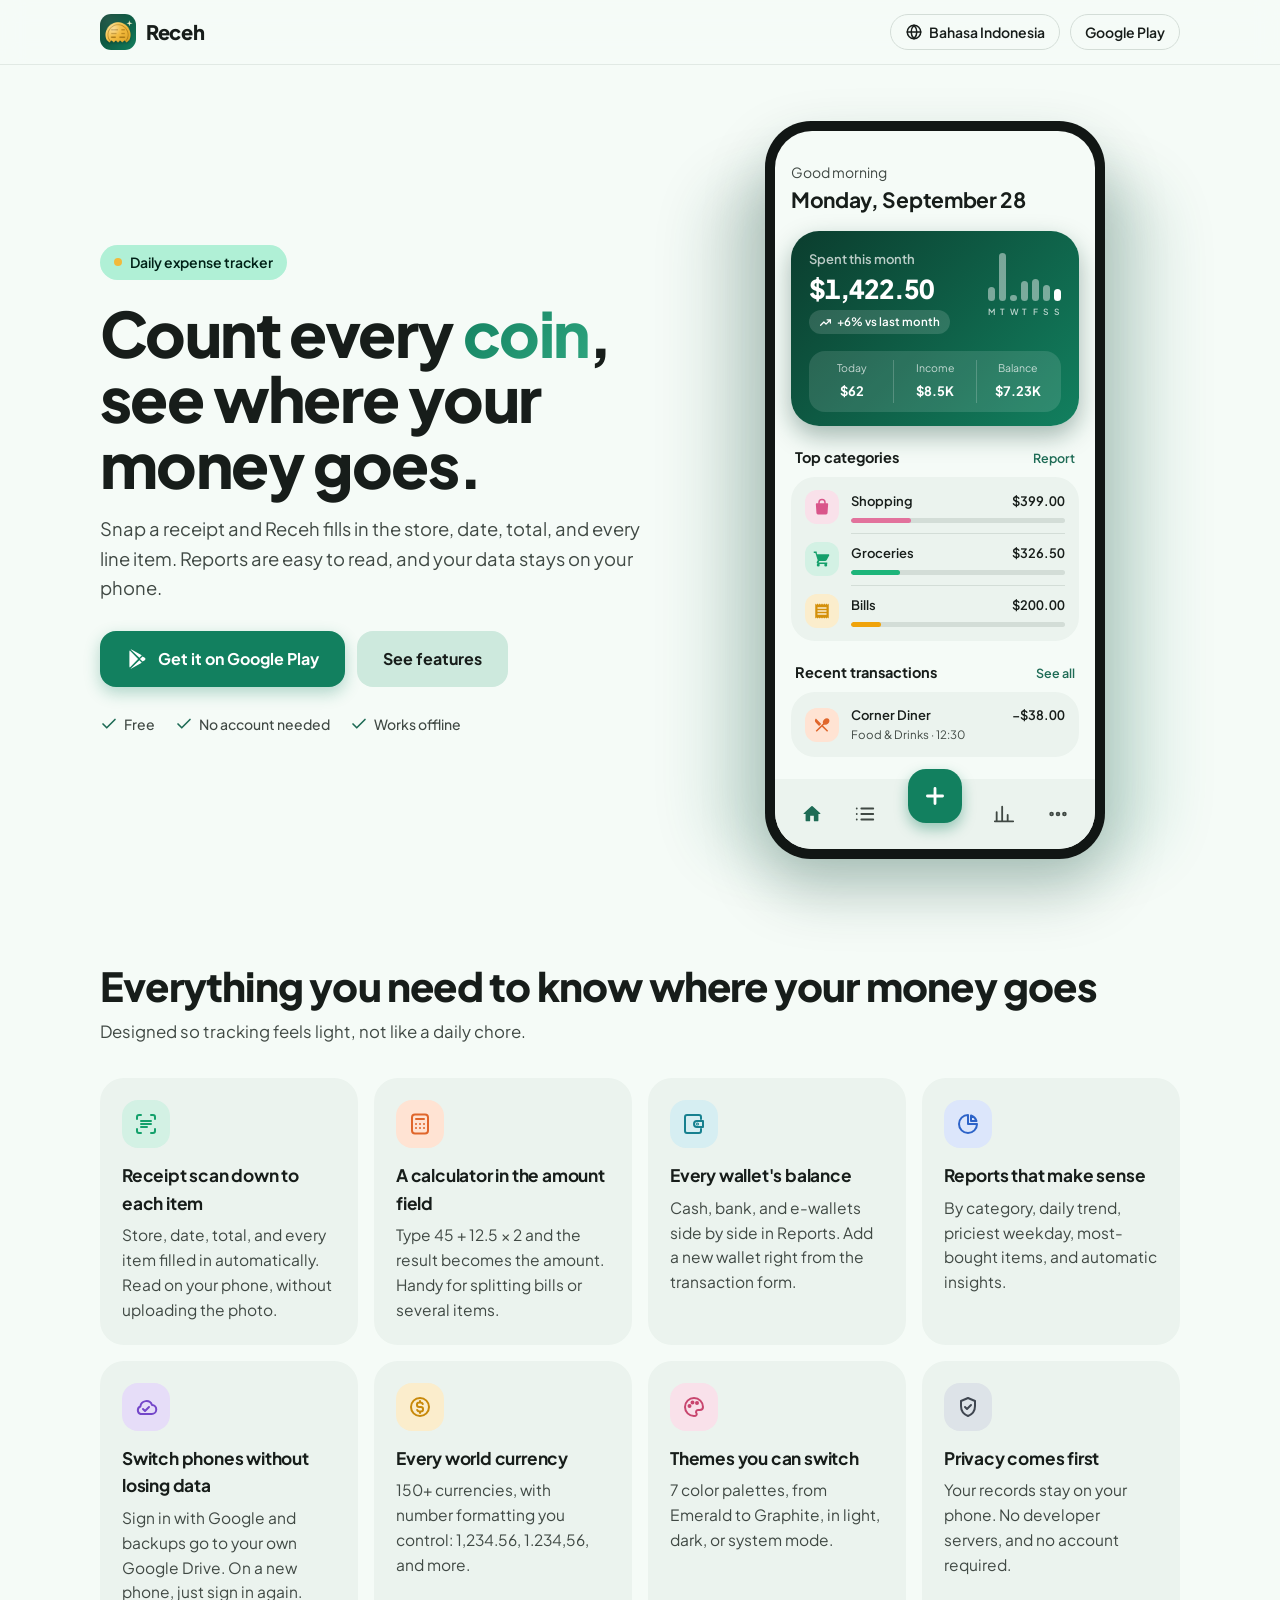
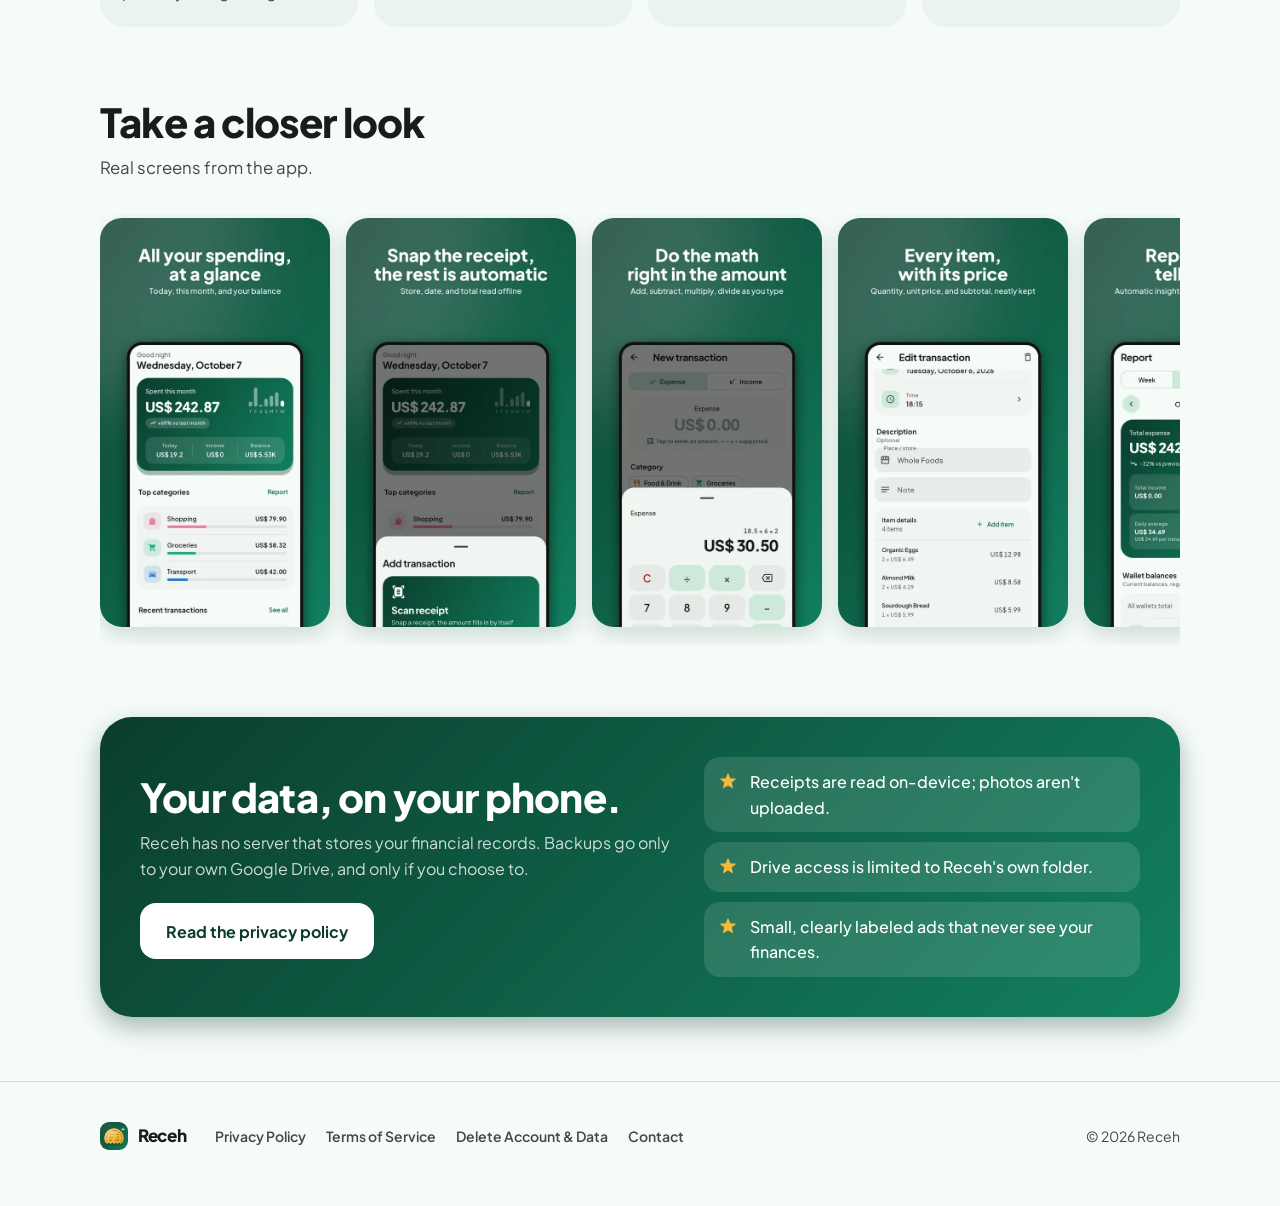
<file: index.html>
<!doctype html>
<html lang="id" data-lang="id">
<head>
<meta charset="utf-8">
<meta name="viewport" content="width=device-width, initial-scale=1">
<title>Receh</title>
<meta name="description" content="Receh — catat pengeluaran harian, scan struk sampai ke rincian item, dan lihat laporan yang mudah dipahami. Data tersimpan di HP kamu.">
<meta name="theme-color" content="#0B3D2E">
<link rel="icon" type="image/png" href="assets/favicon.png">
<link rel="apple-touch-icon" href="assets/icon-192.png">
<meta property="og:title" content="Receh: Catat Pengeluaran">
<meta property="og:description" content="Catat tiap receh, scan struk, dan lihat ke mana uangmu pergi.">
<meta property="og:image" content="assets/icon-192.png">
<link rel="preconnect" href="https://fonts.googleapis.com">
<link rel="preconnect" href="https://fonts.gstatic.com" crossorigin>
<link rel="stylesheet" href="https://fonts.googleapis.com/css2?family=Plus+Jakarta+Sans:wght@400;500;600;700;800&display=swap">
<link rel="stylesheet" href="assets/site.css?v=2">
<style>
  /* ---- Replika layar Beranda ---- */
  .stage { position: relative; display: flex; justify-content: center; }
  .stage::before {
    content: ""; position: absolute; inset: 8% 4% 0; border-radius: 48px;
    background: linear-gradient(135deg, var(--hero-a), var(--hero-b)); opacity: 0.14; filter: blur(30px);
  }
  .phone {
    position: relative; width: min(340px, 100%);
    background: #111614; border-radius: 46px; padding: 10px;
    box-shadow: 0 30px 60px rgba(11, 61, 46, 0.28);
  }
  .screen {
    position: relative; background: var(--surface); border-radius: 37px; overflow: hidden;
    padding: 30px 16px 92px; min-height: 640px;
  }
  .screen .greet { color: var(--muted); font-size: 14px; }
  .screen .date { font-weight: 700; font-size: 21px; letter-spacing: -0.3px; margin-bottom: 14px; }
  .hero-card {
    background: linear-gradient(135deg, var(--hero-a), var(--hero-b));
    border-radius: var(--radius-hero); color: #fff; padding: 18px 18px 14px; box-shadow: var(--shadow);
  }
  .hero-card .row { display: flex; gap: 10px; }
  .hero-card .label { font-size: 13px; font-weight: 600; color: rgba(255,255,255,.72); }
  .hero-card .amount { font-size: 26px; font-weight: 800; letter-spacing: -1px; line-height: 1.15; margin: 4px 0 6px; font-variant-numeric: tabular-nums; white-space: nowrap; }
  .pill { display: inline-flex; align-items: center; gap: 5px; background: rgba(255,255,255,.14); border-radius: 999px; padding: 3px 10px; font-size: 11.5px; font-weight: 600; }
  .pill svg { width: 13px; height: 13px; }
  .bars { margin-left: auto; display: flex; flex-direction: column; align-items: center; gap: 4px; }
  .bars .cols { display: flex; align-items: flex-end; gap: 4px; height: 52px; }
  .bars .cols i { width: 7px; border-radius: 4px; background: rgba(255,255,255,.45); }
  .bars .cols i.today { background: #fff; }
  .bars .days { display: flex; gap: 4px; font-size: 8.5px; color: rgba(255,255,255,.7); }
  .bars .days b { width: 7px; text-align: center; font-weight: 600; }
  .figures { display: flex; margin-top: 16px; background: rgba(255,255,255,.12); border-radius: 16px; padding: 9px 2px; }
  .figures div { flex: 1; text-align: center; }
  .figures div + div { border-left: 1px solid rgba(255,255,255,.2); }
  .figures small { display: block; font-size: 10.5px; color: rgba(255,255,255,.72); }
  .figures strong { font-size: 13px; font-weight: 700; font-variant-numeric: tabular-nums; }
  .sec { display: flex; align-items: baseline; justify-content: space-between; margin: 20px 4px 8px; }
  .sec b { font-size: 14.5px; font-weight: 700; }
  .sec > span { font-size: 12.5px; font-weight: 600; color: var(--primary); }
  .group { background: var(--surface-low); border-radius: var(--radius-card); padding: 4px 0; }
  .tx { display: flex; align-items: center; gap: 12px; padding: 9px 14px; position: relative; }
  .tx + .tx::before { content: ""; position: absolute; top: 0; left: 60px; right: 14px; border-top: 1px solid var(--line); }
  .av { width: 34px; height: 34px; border-radius: 12px; display: grid; place-items: center; flex: none; }
  .av svg { width: 18px; height: 18px; }
  .tx .meta { flex: 1; min-width: 0; }
  .tx .name { display: flex; justify-content: space-between; gap: 8px; font-size: 13px; font-weight: 600; }
  .tx .name em { font-style: normal; font-variant-numeric: tabular-nums; white-space: nowrap; }
  .track { height: 5px; border-radius: 3px; background: var(--line); margin-top: 6px; overflow: hidden; }
  .track i { display: block; height: 100%; border-radius: 3px; }
  .tx .sub { font-size: 11.5px; color: var(--muted); }
  .appbar {
    position: absolute; left: 0; right: 0; bottom: 0; height: 70px;
    background: var(--surface-low); display: flex; align-items: center; justify-content: space-around; padding: 0 10px;
  }
  .appbar svg { width: 22px; height: 22px; color: var(--muted); }
  .appbar .on { color: var(--primary); }
  .fab {
    width: 54px; height: 54px; border-radius: 18px; margin-top: -36px;
    background: var(--hero-b); display: grid; place-items: center; box-shadow: 0 6px 14px rgba(18,128,95,.4);
  }
  .fab svg { color: #fff; width: 26px; height: 26px; }

  /* ---- Fitur sebagai kartu dengan avatar kategori ---- */
  .features { display: grid; grid-template-columns: repeat(4, 1fr); gap: 16px; }
  @media (max-width: 1080px) { .features { grid-template-columns: repeat(3, 1fr); } }
  .feature { background: var(--surface-low); border-radius: var(--radius-card); padding: 22px; }
  .feature .av { width: 48px; height: 48px; border-radius: 16px; margin-bottom: 14px; }
  .feature .av svg { width: 24px; height: 24px; }
  .feature h3 { margin: 0 0 6px; font-size: 1.08rem; font-weight: 700; letter-spacing: -0.2px; }
  .feature p { margin: 0; color: var(--muted); font-size: 0.97rem; }

  /* ---- Galeri tangkapan layar ---- */
  .shots { display: flex; gap: 16px; overflow-x: auto; scroll-snap-type: x mandatory; padding: 4px 4px 18px; }
  .shots img { width: 230px; height: auto; aspect-ratio: 9 / 16; border-radius: 22px; scroll-snap-align: start; flex: none; box-shadow: 0 8px 20px rgba(11,61,46,.16); }

  /* ---- Kartu privasi bergaya kartu utama aplikasi ---- */
  .privacy-card {
    background: linear-gradient(135deg, var(--hero-a), var(--hero-b)); color: #fff;
    border-radius: 32px; padding: 40px; box-shadow: var(--shadow);
    display: grid; grid-template-columns: 1.1fr 0.9fr; gap: 32px; align-items: center;
  }
  .privacy-card h2 { color: #fff; }
  .privacy-card p { color: rgba(255,255,255,.8); margin: 0 0 22px; }
  .privacy-card ul { list-style: none; margin: 0; padding: 0; display: grid; gap: 10px; }
  .privacy-card li { display: flex; gap: 12px; align-items: flex-start; background: rgba(255,255,255,.12); border-radius: 16px; padding: 12px 14px; font-weight: 500; }
  .privacy-card li svg { width: 20px; height: 20px; flex: none; margin-top: 2px; color: var(--gold); }

  @media (max-width: 900px) {
    .privacy-card { grid-template-columns: 1fr; }
    .features { grid-template-columns: 1fr 1fr; }
  }
  @media (max-width: 600px) {
    .features { grid-template-columns: 1fr; }
    .privacy-card { padding: 26px 20px; border-radius: 28px; }
    .shots img { width: 200px; }
  }
</style>
</head>
<body>

<header class="topbar">
  <div class="wrap">
    <a class="brand" href="./"><img src="assets/icon-192.png" alt="" width="36" height="36">Receh</a>
    <span class="spacer"></span>
    <button class="chip" id="lang" type="button" aria-label="Ganti bahasa / Change language">
      <svg width="18" height="18" viewBox="0 0 24 24" fill="none" stroke="currentColor" stroke-width="2" stroke-linecap="round"><circle cx="12" cy="12" r="9"/><path d="M3 12h18M12 3c2.5 2.6 3.8 5.6 3.8 9s-1.3 6.4-3.8 9c-2.5-2.6-3.8-5.6-3.8-9S9.5 5.6 12 3z"/></svg>
      <span class="id">English</span><span class="en">Bahasa Indonesia</span>
    </button>
    <a class="chip play-small" href="https://play.google.com/store/apps/details?id=com.sandika.cashflow" rel="noopener">Google Play</a>
  </div>
</header>

<main>
  <section class="hero">
    <div class="wrap hero-grid">
      <div>
        <div class="eyebrow"><span class="dot"></span><span class="id">Pencatat pengeluaran harian</span><span class="en">Daily expense tracker</span></div>
        <h1>
          <span class="id">Catat tiap <span class="accent">receh</span>, lihat ke mana uangmu pergi.</span>
          <span class="en">Count every <span class="accent">coin</span>, see where your money goes.</span>
        </h1>
        <p class="lede">
          <span class="id">Foto struk, dan Receh mengisi toko, tanggal, total, sampai rincian tiap barang. Laporannya mudah dipahami, dan datamu tetap tersimpan di HP kamu.</span>
          <span class="en">Snap a receipt and Receh fills in the store, date, total, and every line item. Reports are easy to read, and your data stays on your phone.</span>
        </p>
        <div class="cta">
          <a class="btn btn-filled" href="https://play.google.com/store/apps/details?id=com.sandika.cashflow" rel="noopener">
            <svg viewBox="0 0 24 24" fill="currentColor"><path d="M4.2 2.6c-.3.3-.5.8-.5 1.4v16c0 .6.2 1.1.5 1.4l9-9.4-9-9.4zm10.4 8.1 2.6-2.7L5.9 1.7c-.3-.2-.6-.2-.9-.2l9.6 9.2zm0 2.6L5 22.5c.3 0 .6 0 .9-.2l11.3-6.3-2.6-2.7zm5.9-2.6-2.4-1.3-2.9 2.6 2.9 2.6 2.4-1.3c.9-.5.9-2.1 0-2.6z"/></svg>
            <span class="id">Unduh di Google Play</span><span class="en">Get it on Google Play</span>
          </a>
          <a class="btn btn-tonal" href="#fitur"><span class="id">Lihat fitur</span><span class="en">See features</span></a>
        </div>
        <div class="trust">
          <span><svg viewBox="0 0 24 24" fill="none" stroke="currentColor" stroke-width="2.2" stroke-linecap="round" stroke-linejoin="round"><path d="M20 6 9 17l-5-5"/></svg><span class="id">Gratis</span><span class="en">Free</span></span>
          <span><svg viewBox="0 0 24 24" fill="none" stroke="currentColor" stroke-width="2.2" stroke-linecap="round" stroke-linejoin="round"><path d="M20 6 9 17l-5-5"/></svg><span class="id">Tanpa perlu akun</span><span class="en">No account needed</span></span>
          <span><svg viewBox="0 0 24 24" fill="none" stroke="currentColor" stroke-width="2.2" stroke-linecap="round" stroke-linejoin="round"><path d="M20 6 9 17l-5-5"/></svg><span class="id">Bisa tanpa internet</span><span class="en">Works offline</span></span>
        </div>
      </div>

      <div class="stage" aria-hidden="true">
        <div class="phone">
          <div class="screen">
            <div class="greet"><span class="id">Selamat pagi</span><span class="en">Good morning</span></div>
            <div class="date"><span class="id">Senin, 28 September</span><span class="en">Monday, September 28</span></div>
            <div class="hero-card">
              <div class="row">
                <div>
                  <div class="label"><span class="id">Pengeluaran bulan ini</span><span class="en">Spent this month</span></div>
                  <div class="amount"><span class="id">Rp 1.422.500</span><span class="en">$1,422.50</span></div>
                  <span class="pill"><svg viewBox="0 0 24 24" fill="none" stroke="currentColor" stroke-width="2.4" stroke-linecap="round" stroke-linejoin="round"><path d="m3 17 6-6 4 4 8-8M15 7h6v6"/></svg><span class="id">+6% dari bulan lalu</span><span class="en">+6% vs last month</span></span>
                </div>
                <div class="bars">
                  <div class="cols"><i style="height:14px"></i><i style="height:48px"></i><i style="height:6px"></i><i style="height:20px"></i><i style="height:22px"></i><i style="height:16px"></i><i class="today" style="height:12px"></i></div>
                  <div class="days id"><b>S</b><b>S</b><b>R</b><b>K</b><b>J</b><b>S</b><b>M</b></div>
                  <div class="days en"><b>M</b><b>T</b><b>W</b><b>T</b><b>F</b><b>S</b><b>S</b></div>
                </div>
              </div>
              <div class="figures">
                <div><small><span class="id">Hari ini</span><span class="en">Today</span></small><strong><span class="id">Rp 62 rb</span><span class="en">$62</span></strong></div>
                <div><small><span class="id">Pemasukan</span><span class="en">Income</span></small><strong><span class="id">Rp 8,5 jt</span><span class="en">$8.5K</span></strong></div>
                <div><small><span class="id">Saldo</span><span class="en">Balance</span></small><strong><span class="id">Rp 7,23 jt</span><span class="en">$7.23K</span></strong></div>
              </div>
            </div>

            <div class="sec"><b><span class="id">Kategori teratas</span><span class="en">Top categories</span></b><span><span class="id">Laporan</span><span class="en">Report</span></span></div>
            <div class="group">
              <div class="tx">
                <div class="av" style="background:#F9E1EA;color:#D9558A"><svg viewBox="0 0 24 24" fill="currentColor"><path d="M7 7V6a5 5 0 0 1 10 0v1h2.2c.6 0 1 .4 1 1l-.8 12a2 2 0 0 1-2 1.9H6.6a2 2 0 0 1-2-1.9L3.8 8c0-.6.4-1 1-1H7zm2 0h6V6a3 3 0 0 0-6 0v1z"/></svg></div>
                <div class="meta"><div class="name"><span class="id">Belanja</span><span class="en">Shopping</span><em><span class="id">Rp 399.000</span><span class="en">$399.00</span></em></div><div class="track"><i style="width:28%;background:#E2729C"></i></div></div>
              </div>
              <div class="tx">
                <div class="av" style="background:#D3F1E4;color:#14A06B"><svg viewBox="0 0 24 24" fill="currentColor"><path d="M7 18a2 2 0 1 0 0 4 2 2 0 0 0 0-4zm10 0a2 2 0 1 0 0 4 2 2 0 0 0 0-4zM5.2 4l-.4-2H1v2h2.2l3.1 9.6-1.2 2.2c-.6 1.3.3 2.7 1.7 2.7H19v-2H7.4l1-1.9h7.9c.8 0 1.4-.4 1.8-1l3.5-6.3c.4-.7-.1-1.6-.9-1.6H5.2z"/></svg></div>
                <div class="meta"><div class="name"><span class="id">Belanja Harian</span><span class="en">Groceries</span><em><span class="id">Rp 326.500</span><span class="en">$326.50</span></em></div><div class="track"><i style="width:23%;background:#1DB57A"></i></div></div>
              </div>
              <div class="tx">
                <div class="av" style="background:#FBEDCC;color:#D4900A"><svg viewBox="0 0 24 24" fill="currentColor"><path d="M19.5 3.5 18 2l-1.5 1.5L15 2l-1.5 1.5L12 2l-1.5 1.5L9 2 7.5 3.5 6 2 4.5 3.5 3 2v20l1.5-1.5L6 22l1.5-1.5L9 22l1.5-1.5L12 22l1.5-1.5L15 22l1.5-1.5L18 22l1.5-1.5L21 22V2l-1.5 1.5zM18 17H6v-2h12v2zm0-4H6v-2h12v2zm0-4H6V7h12v2z"/></svg></div>
                <div class="meta"><div class="name"><span class="id">Tagihan</span><span class="en">Bills</span><em><span class="id">Rp 200.000</span><span class="en">$200.00</span></em></div><div class="track"><i style="width:14%;background:#F0A30A"></i></div></div>
              </div>
            </div>

            <div class="sec"><b><span class="id">Transaksi terakhir</span><span class="en">Recent transactions</span></b><span><span class="id">Lihat semua</span><span class="en">See all</span></span></div>
            <div class="group">
              <div class="tx">
                <div class="av" style="background:#FFE3D3;color:#E0662B"><svg viewBox="0 0 24 24" fill="currentColor"><path d="M8.1 13.3 11 10.5 3.9 3.4a4 4 0 0 0 0 5.6l4.2 4.3zm6.8-1.8c1.5.7 3.7.2 5.3-1.4 1.9-1.9 2.3-4.7.8-6.2s-4.3-1.1-6.2.8c-1.6 1.6-2.1 3.8-1.4 5.3l-9.8 9.7L5 21.1l6.9-6.9 6.9 6.9 1.4-1.4-6.9-6.9 1.6-1.3z"/></svg></div>
                <div class="meta"><div class="name"><span class="id">Warung Makan Sederhana</span><span class="en">Corner Diner</span><em>−<span class="id">Rp 38.000</span><span class="en">$38.00</span></em></div><div class="sub"><span class="id">Makan &amp; Minum · 12.30</span><span class="en">Food &amp; Drinks · 12:30</span></div></div>
              </div>
            </div>

            <div class="appbar">
              <svg class="on" viewBox="0 0 24 24" fill="currentColor"><path d="M10 19v-5h4v5c0 .6.4 1 1 1h3c.6 0 1-.4 1-1v-7h1.7c.5 0 .7-.6.3-.9l-8.3-7.5a1 1 0 0 0-1.4 0L3 11.1c-.4.3-.2.9.3.9H5v7c0 .6.4 1 1 1h3c.6 0 1-.4 1-1z"/></svg>
              <svg viewBox="0 0 24 24" fill="none" stroke="currentColor" stroke-width="2" stroke-linecap="round"><path d="M8 6h13M8 12h13M8 18h13M3 6h.01M3 12h.01M3 18h.01"/></svg>
              <div class="fab"><svg viewBox="0 0 24 24" fill="none" stroke="currentColor" stroke-width="2.6" stroke-linecap="round"><path d="M12 5v14M5 12h14"/></svg></div>
              <svg viewBox="0 0 24 24" fill="none" stroke="currentColor" stroke-width="2" stroke-linecap="round"><path d="M4 20V10M10 20V4M16 20v-7M22 20H2"/></svg>
              <svg viewBox="0 0 24 24" fill="none" stroke="currentColor" stroke-width="2" stroke-linecap="round"><circle cx="5" cy="12" r="1.5"/><circle cx="12" cy="12" r="1.5"/><circle cx="19" cy="12" r="1.5"/></svg>
            </div>
          </div>
        </div>
      </div>
    </div>
  </section>

  <section class="block" id="fitur">
    <div class="wrap">
      <h2><span class="id">Semua yang kamu butuhkan untuk tahu ke mana uangmu pergi</span><span class="en">Everything you need to know where your money goes</span></h2>
      <p class="intro"><span class="id">Dirancang supaya mencatat terasa ringan, bukan beban harian.</span><span class="en">Designed so tracking feels light, not like a daily chore.</span></p>
      <div class="features">
        <article class="feature">
          <div class="av" style="background:#D3F1E4;color:#14A06B"><svg viewBox="0 0 24 24" fill="none" stroke="currentColor" stroke-width="2" stroke-linecap="round" stroke-linejoin="round"><path d="M3 7V5a2 2 0 0 1 2-2h2M17 3h2a2 2 0 0 1 2 2v2M21 17v2a2 2 0 0 1-2 2h-2M7 21H5a2 2 0 0 1-2-2v-2M7 9h10M7 12h10M7 15h6"/></svg></div>
          <h3><span class="id">Scan struk sampai rincian item</span><span class="en">Receipt scan down to each item</span></h3>
          <p><span class="id">Nama toko, tanggal, total, dan tiap barang terisi otomatis. Dibaca di HP, tanpa mengirim foto ke internet.</span><span class="en">Store, date, total, and every item filled in automatically. Read on your phone, without uploading the photo.</span></p>
        </article>
        <article class="feature">
          <div class="av" style="background:#FFE3D3;color:#E0662B"><svg viewBox="0 0 24 24" fill="none" stroke="currentColor" stroke-width="2" stroke-linecap="round" stroke-linejoin="round"><rect x="4" y="2.5" width="16" height="19" rx="3"/><path d="M8 7h8M8 12h.01M12 12h.01M16 12h.01M8 16h.01M12 16h.01M16 16h.01"/></svg></div>
          <h3><span class="id">Kalkulator di kolom nominal</span><span class="en">A calculator in the amount field</span></h3>
          <p><span class="id">Ketik 45.000 + 12.500 × 2 dan hasilnya langsung jadi nominal. Cocok untuk patungan atau belanja beberapa barang.</span><span class="en">Type 45 + 12.5 × 2 and the result becomes the amount. Handy for splitting bills or several items.</span></p>
        </article>
        <article class="feature">
          <div class="av" style="background:#D6EEF2;color:#16808F"><svg viewBox="0 0 24 24" fill="none" stroke="currentColor" stroke-width="2" stroke-linecap="round" stroke-linejoin="round"><path d="M19 7V5a2 2 0 0 0-2-2H5a2 2 0 0 0-2 2v14a2 2 0 0 0 2 2h12a2 2 0 0 0 2-2v-2"/><path d="M21 9h-6a3 3 0 0 0 0 6h6V9z"/><circle cx="15.5" cy="12" r=".5"/></svg></div>
          <h3><span class="id">Saldo semua dompet</span><span class="en">Every wallet's balance</span></h3>
          <p><span class="id">Tunai, rekening, dan e-wallet terlihat sekaligus di Laporan. Dompet baru bisa ditambah langsung dari form transaksi.</span><span class="en">Cash, bank, and e-wallets side by side in Reports. Add a new wallet right from the transaction form.</span></p>
        </article>
        <article class="feature">
          <div class="av" style="background:#DCE6FB;color:#2D63C8"><svg viewBox="0 0 24 24" fill="none" stroke="currentColor" stroke-width="2" stroke-linecap="round" stroke-linejoin="round"><path d="M21 12a9 9 0 1 1-9-9v9h9z"/><path d="M15 3.5A9 9 0 0 1 20.5 9H15V3.5z"/></svg></div>
          <h3><span class="id">Laporan yang mudah dipahami</span><span class="en">Reports that make sense</span></h3>
          <p><span class="id">Per kategori, tren harian, hari paling boros, barang yang paling sering dibeli, dan insight otomatis.</span><span class="en">By category, daily trend, priciest weekday, most-bought items, and automatic insights.</span></p>
        </article>
        <article class="feature">
          <div class="av" style="background:#E6DDF8;color:#7446C9"><svg viewBox="0 0 24 24" fill="none" stroke="currentColor" stroke-width="2" stroke-linecap="round" stroke-linejoin="round"><path d="M17.5 19a4.5 4.5 0 0 0 .5-9 6 6 0 0 0-11.6 1.5A4 4 0 0 0 6.5 19h11z"/><path d="m9 14 2 2 4-4"/></svg></div>
          <h3><span class="id">Pindah HP tanpa kehilangan data</span><span class="en">Switch phones without losing data</span></h3>
          <p><span class="id">Masuk dengan Google, dan cadangan otomatis tersimpan di Google Drive milikmu sendiri. Di HP baru, cukup masuk lagi.</span><span class="en">Sign in with Google and backups go to your own Google Drive. On a new phone, just sign in again.</span></p>
        </article>
        <article class="feature">
          <div class="av" style="background:#FBEDCC;color:#C8890A"><svg viewBox="0 0 24 24" fill="none" stroke="currentColor" stroke-width="2" stroke-linecap="round" stroke-linejoin="round"><circle cx="12" cy="12" r="9"/><path d="M14.8 9A2.5 2.5 0 0 0 12.5 7.5h-1.3a2.2 2.2 0 0 0 0 4.5h1.6a2.2 2.2 0 0 1 0 4.5h-1.4A2.5 2.5 0 0 1 9.2 15M12 6v1.5M12 16.5V18"/></svg></div>
          <h3><span class="id">Semua mata uang dunia</span><span class="en">Every world currency</span></h3>
          <p><span class="id">150+ mata uang, dengan format angka yang bisa diatur: 1.234,56 ala Indonesia, 1,234.56, dan lainnya.</span><span class="en">150+ currencies, with number formatting you control: 1,234.56, 1.234,56, and more.</span></p>
        </article>
        <article class="feature">
          <div class="av" style="background:#F9E1EA;color:#C8456E"><svg viewBox="0 0 24 24" fill="none" stroke="currentColor" stroke-width="2" stroke-linecap="round" stroke-linejoin="round"><path d="M12 21a9 9 0 1 1 9-9c0 2-1.6 3-3.3 3H16a2 2 0 0 0-1.5 3.3c.6.7.2 2.7-2.5 2.7z"/><circle cx="7.5" cy="11" r="1"/><circle cx="10.5" cy="7.5" r="1"/><circle cx="15" cy="8" r="1"/></svg></div>
          <h3><span class="id">Tema yang bisa diganti</span><span class="en">Themes you can switch</span></h3>
          <p><span class="id">7 palet warna, dari Zamrud sampai Grafit, dengan mode terang, gelap, atau mengikuti sistem.</span><span class="en">7 color palettes, from Emerald to Graphite, in light, dark, or system mode.</span></p>
        </article>
        <article class="feature">
          <div class="av" style="background:#DDE3E8;color:#3F4650"><svg viewBox="0 0 24 24" fill="none" stroke="currentColor" stroke-width="2" stroke-linecap="round" stroke-linejoin="round"><path d="M12 3 5 6v5c0 4.5 3 8.4 7 10 4-1.6 7-5.5 7-10V6l-7-3z"/><path d="m9 12 2 2 4-4"/></svg></div>
          <h3><span class="id">Privasi jadi prioritas</span><span class="en">Privacy comes first</span></h3>
          <p><span class="id">Catatan keuangan tersimpan di HP kamu. Tidak ada server milik pengembang, dan tidak perlu membuat akun.</span><span class="en">Your records stay on your phone. No developer servers, and no account required.</span></p>
        </article>
      </div>
    </div>
  </section>

  <section class="block" style="padding-top:8px">
    <div class="wrap">
      <h2><span class="id">Lihat lebih dekat</span><span class="en">Take a closer look</span></h2>
      <p class="intro"><span class="id">Tampilan asli dari aplikasi.</span><span class="en">Real screens from the app.</span></p>
      <div class="shots id">
        <img src="assets/shot-id-01.webp" alt="Beranda Receh" loading="lazy" width="540" height="960">
        <img src="assets/shot-id-02.webp" alt="Tangkapan layar Receh 2" loading="lazy" width="540" height="960">
        <img src="assets/shot-id-03.webp" alt="Tangkapan layar Receh 3" loading="lazy" width="540" height="960">
        <img src="assets/shot-id-04.webp" alt="Tangkapan layar Receh 4" loading="lazy" width="540" height="960">
        <img src="assets/shot-id-05.webp" alt="Tangkapan layar Receh 5" loading="lazy" width="540" height="960">
        <img src="assets/shot-id-06.webp" alt="Tangkapan layar Receh 6" loading="lazy" width="540" height="960">
        <img src="assets/shot-id-07.webp" alt="Tangkapan layar Receh 7" loading="lazy" width="540" height="960">
        <img src="assets/shot-id-08.webp" alt="Tangkapan layar Receh 8" loading="lazy" width="540" height="960">
      </div>
      <div class="shots en">
        <img src="assets/shot-en-01.webp" alt="Receh home screen" loading="lazy" width="540" height="960">
        <img src="assets/shot-en-02.webp" alt="Receh screenshot 2" loading="lazy" width="540" height="960">
        <img src="assets/shot-en-03.webp" alt="Receh screenshot 3" loading="lazy" width="540" height="960">
        <img src="assets/shot-en-04.webp" alt="Receh screenshot 4" loading="lazy" width="540" height="960">
        <img src="assets/shot-en-05.webp" alt="Receh screenshot 5" loading="lazy" width="540" height="960">
        <img src="assets/shot-en-06.webp" alt="Receh screenshot 6" loading="lazy" width="540" height="960">
        <img src="assets/shot-en-07.webp" alt="Receh screenshot 7" loading="lazy" width="540" height="960">
        <img src="assets/shot-en-08.webp" alt="Receh screenshot 8" loading="lazy" width="540" height="960">
      </div>
    </div>
  </section>

  <section class="block" style="padding-top:8px">
    <div class="wrap">
      <div class="privacy-card">
        <div>
          <h2><span class="id">Datamu, di HP kamu.</span><span class="en">Your data, on your phone.</span></h2>
          <p><span class="id">Receh tidak punya server untuk menyimpan catatan keuanganmu. Cadangan hanya ke Google Drive milikmu sendiri, dan hanya jika kamu memilihnya.</span><span class="en">Receh has no server that stores your financial records. Backups go only to your own Google Drive, and only if you choose to.</span></p>
          <a class="btn btn-light" href="privacy-policy.html" data-href-en="privacy-policy-en.html"><span class="id">Baca kebijakan privasi</span><span class="en">Read the privacy policy</span></a>
        </div>
        <ul>
          <li><svg viewBox="0 0 24 24" fill="currentColor"><path d="M12 2 9.2 8.6 2 9.2l5.5 4.7L5.8 21 12 17.3 18.2 21l-1.7-7.1L22 9.2l-7.2-.6L12 2z"/></svg><span><span class="id">Struk dibaca di HP, fotonya tidak diunggah.</span><span class="en">Receipts are read on-device; photos aren't uploaded.</span></span></li>
          <li><svg viewBox="0 0 24 24" fill="currentColor"><path d="M12 2 9.2 8.6 2 9.2l5.5 4.7L5.8 21 12 17.3 18.2 21l-1.7-7.1L22 9.2l-7.2-.6L12 2z"/></svg><span><span class="id">Akses Drive terbatas pada folder khusus Receh.</span><span class="en">Drive access is limited to Receh's own folder.</span></span></li>
          <li><svg viewBox="0 0 24 24" fill="currentColor"><path d="M12 2 9.2 8.6 2 9.2l5.5 4.7L5.8 21 12 17.3 18.2 21l-1.7-7.1L22 9.2l-7.2-.6L12 2z"/></svg><span><span class="id">Iklan kecil berlabel jelas, tanpa data keuanganmu.</span><span class="en">Small, clearly labeled ads that never see your finances.</span></span></li>
        </ul>
      </div>
    </div>
  </section>
</main>

<footer class="site-footer">
  <div class="wrap">
    <a class="brand small" href="./"><img src="assets/icon-192.png" alt="" width="28" height="28">Receh</a>
    <nav>
      <a href="privacy-policy.html" data-href-en="privacy-policy-en.html"><span class="id">Kebijakan Privasi</span><span class="en">Privacy Policy</span></a>
      <a href="terms.html"><span class="id">Syarat Layanan</span><span class="en">Terms of Service</span></a>
      <a href="delete-account.html"><span class="id">Hapus Akun &amp; Data</span><span class="en">Delete Account &amp; Data</span></a>
      <a href="mailto:sandy.pradana886@gmail.com"><span class="id">Kontak</span><span class="en">Contact</span></a>
    </nav>
    <span class="spacer"></span>
    <span>© 2026 Receh</span>
  </div>
</footer>

<script src="assets/site.js?v=2" data-title-id="Receh — Catat Pengeluaran Harian" data-title-en="Receh — Daily Expense Tracker"></script>
</body>
</html>
</file>
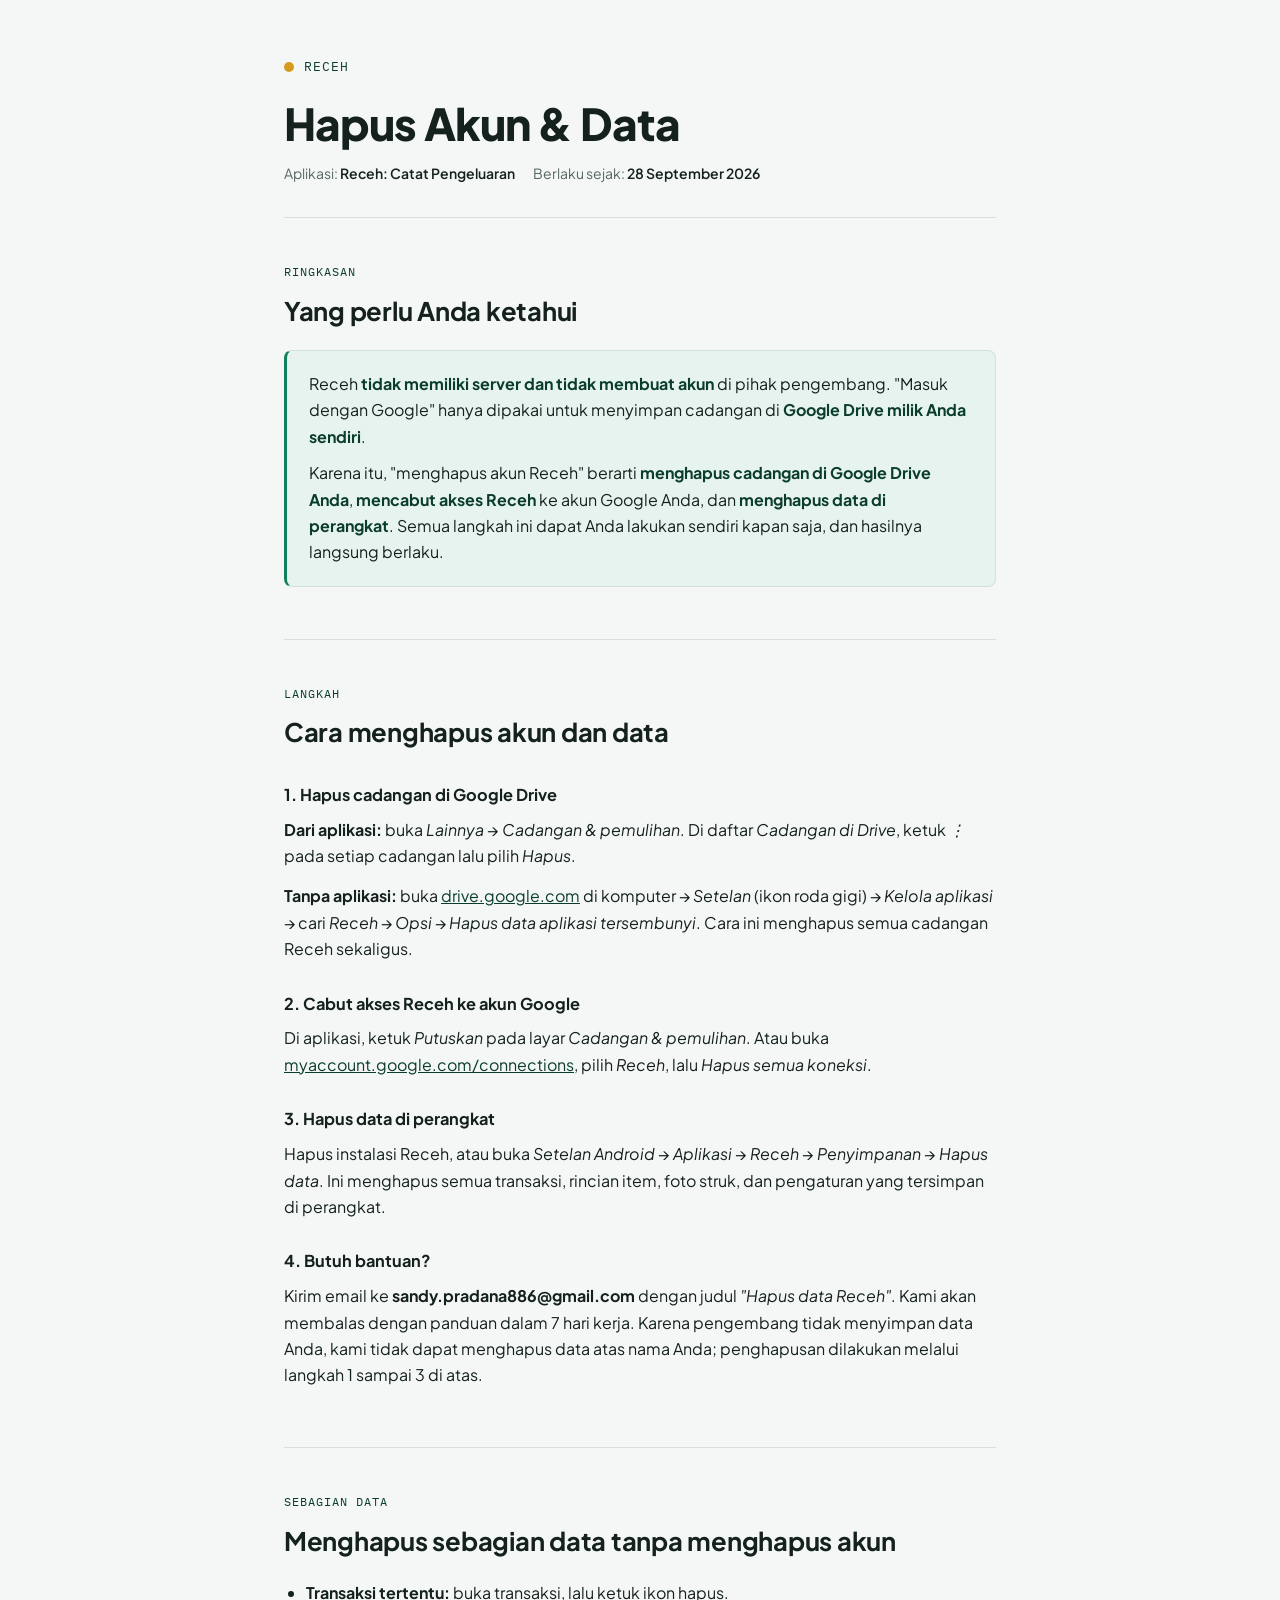
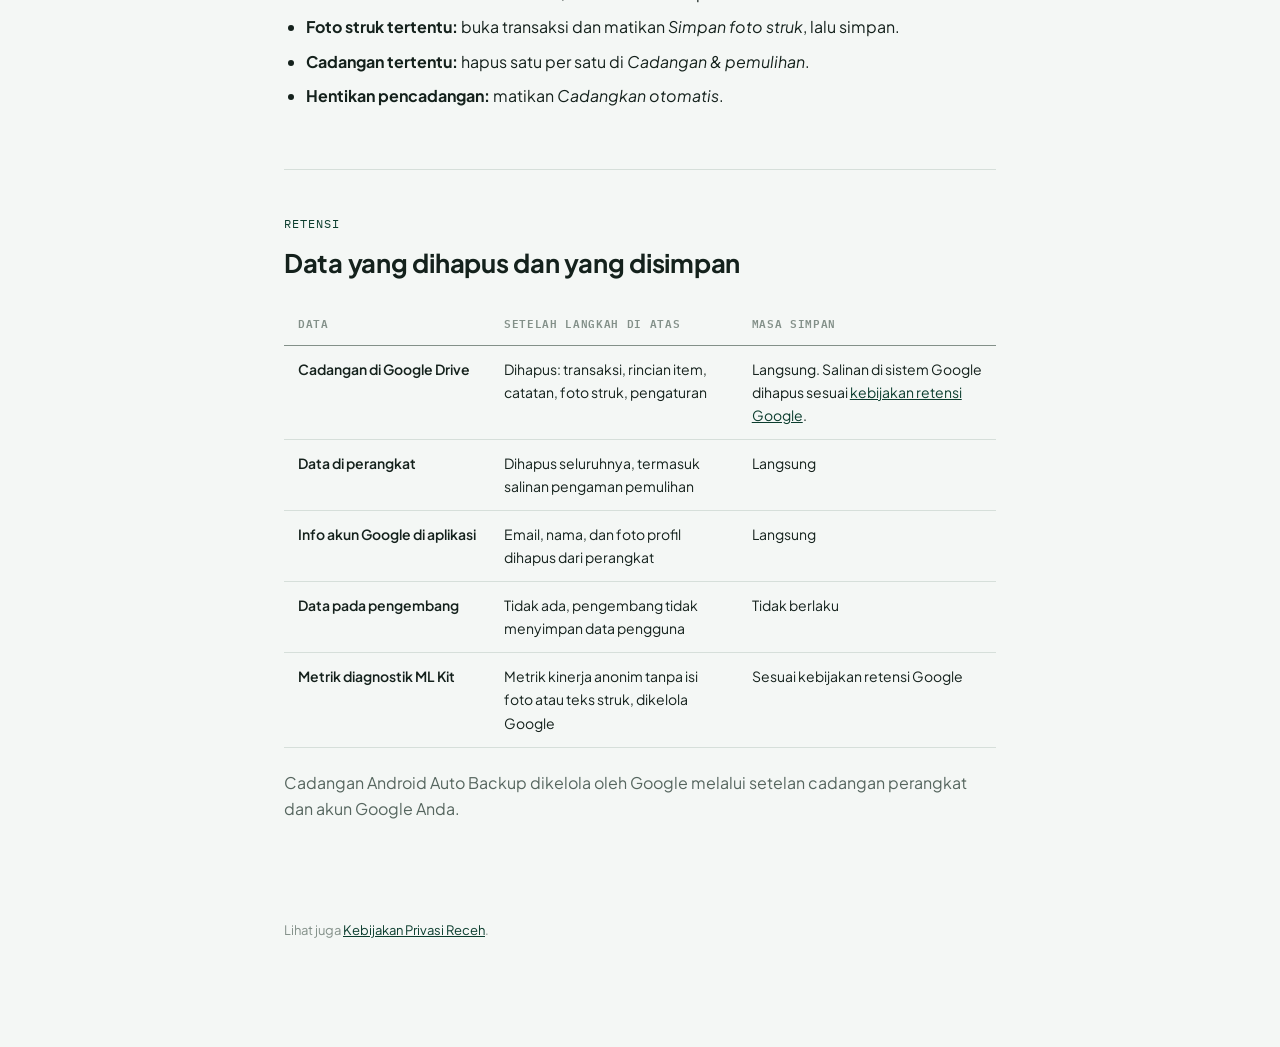
<file: delete-account.html>
<!doctype html>
<html lang="id">
<head>
<meta charset="utf-8">
<meta name="viewport" content="width=device-width, initial-scale=1">
<meta name="description" content="Cara menghapus akun dan data aplikasi Receh: cadangan Google Drive, akses akun Google, dan data di perangkat.">
<meta name="robots" content="index, follow">
<title>Hapus Akun &amp; Data Receh</title>
<style>
  :root {
    --bg: #F4F7F5;
    --surface: #FFFFFF;
    --ink: #14211C;
    --ink-muted: #56665F;
    --ink-faint: #839089;
    --accent: #12805F;
    --accent-strong: #0B3D2E;
    --accent-soft: #E7F3EE;
    --gold: #D69A1E;
    --line: #D6DFDA;
    --font-display: "Plus Jakarta Sans", "Segoe UI", system-ui, sans-serif;
    --font-body: "Plus Jakarta Sans", "Segoe UI", system-ui, sans-serif;
    --font-mono: "IBM Plex Mono", "SFMono-Regular", Consolas, monospace;
  }

  @media (prefers-color-scheme: dark) {
    :root:not([data-theme="light"]) {
      --bg: #101815;
      --surface: #17221E;
      --ink: #E6EEEA;
      --ink-muted: #9BADA5;
      --ink-faint: #6B7B74;
      --accent: #4FC3A0;
      --accent-strong: #7FD8BC;
      --accent-soft: #1C2D27;
      --gold: #F2B93B;
      --line: #2A3733;
    }
  }

  :root[data-theme="dark"] {
    --bg: #101815;
    --surface: #17221E;
    --ink: #E6EEEA;
    --ink-muted: #9BADA5;
    --ink-faint: #6B7B74;
    --accent: #4FC3A0;
    --accent-strong: #7FD8BC;
    --accent-soft: #1C2D27;
    --gold: #F2B93B;
    --line: #2A3733;
  }

  * { box-sizing: border-box; }
  body {
    margin: 0;
    background: var(--bg);
    color: var(--ink);
    font-family: var(--font-body);
    font-size: 16px;
    line-height: 1.65;
    -webkit-font-smoothing: antialiased;
  }
  a { color: var(--accent-strong); }
  a:focus-visible, summary:focus-visible {
    outline: 2px solid var(--accent);
    outline-offset: 2px;
  }
  code {
    font-family: var(--font-mono);
    font-size: 0.86em;
    background: var(--accent-soft);
    padding: 1px 6px;
    border-radius: 4px;
  }

  .page {
    max-width: 760px;
    margin: 0 auto;
    padding: 0 24px 96px;
  }

  /* ---- Masthead ---- */
  .masthead {
    padding: 56px 0 32px;
    border-bottom: 1px solid var(--line);
  }
  .masthead .mark {
    display: flex;
    align-items: center;
    gap: 10px;
    font-family: var(--font-mono);
    font-size: 13px;
    letter-spacing: 0.08em;
    text-transform: uppercase;
    color: var(--accent-strong);
    margin-bottom: 22px;
  }
  .masthead .mark .dot {
    width: 10px;
    height: 10px;
    border-radius: 50%;
    background: var(--gold);
    flex: none;
  }
  .masthead h1 {
    font-family: var(--font-display);
    font-weight: 800;
    letter-spacing: -0.02em;
    font-size: clamp(2rem, 5vw, 2.75rem);
    line-height: 1.1;
    margin: 0 0 14px;
    text-wrap: balance;
  }
  .masthead .meta {
    display: flex;
    flex-wrap: wrap;
    gap: 6px 18px;
    font-size: 14px;
    color: var(--ink-muted);
  }
  .masthead .meta strong { color: var(--ink); font-weight: 600; }

  /* ---- TOC ---- */
  .toc {
    margin: 40px 0 8px;
    padding: 20px 22px;
    background: var(--surface);
    border: 1px solid var(--line);
    border-radius: 12px;
  }
  .toc h2 {
    font-family: var(--font-mono);
    font-size: 12px;
    letter-spacing: 0.08em;
    text-transform: uppercase;
    color: var(--ink-faint);
    margin: 0 0 12px;
    font-weight: 600;
  }
  .toc ol {
    margin: 0;
    padding: 0;
    list-style: none;
    columns: 2;
    column-gap: 24px;
  }
  .toc li { break-inside: avoid; margin-bottom: 8px; }
  .toc a { text-decoration: none; font-size: 14.5px; color: var(--ink); }
  .toc a:hover { color: var(--accent-strong); }
  .toc a .n { color: var(--ink-faint); font-family: var(--font-mono); font-size: 13px; margin-right: 8px; }

  /* ---- Sections ---- */
  section.doc-section {
    padding: 44px 0;
    border-bottom: 1px solid var(--line);
    scroll-margin-top: 24px;
  }
  section.doc-section:last-of-type { border-bottom: none; }
  .doc-section .eyebrow {
    font-family: var(--font-mono);
    font-size: 12px;
    letter-spacing: 0.08em;
    text-transform: uppercase;
    color: var(--accent-strong);
    margin: 0 0 8px;
  }
  .doc-section h2 {
    font-family: var(--font-display);
    font-weight: 700;
    letter-spacing: -0.01em;
    font-size: 1.6rem;
    margin: 0 0 18px;
    text-wrap: balance;
  }
  .doc-section h3 {
    font-weight: 700;
    font-size: 1.02rem;
    margin: 28px 0 8px;
  }
  .doc-section p { margin: 0 0 14px; max-width: 68ch; }
  .doc-section p.muted { color: var(--ink-muted); }
  .doc-section ul { margin: 0 0 16px; padding-left: 22px; }
  .doc-section li { margin-bottom: 8px; max-width: 66ch; }

  .summary-box {
    background: var(--accent-soft);
    border: 1px solid var(--line);
    border-left: 3px solid var(--accent);
    border-radius: 8px;
    padding: 20px 22px;
    margin: 0 0 8px;
  }
  .summary-box p { margin: 0 0 10px; }
  .summary-box p:last-child { margin-bottom: 0; }
  .summary-box strong { color: var(--accent-strong); }

  /* ---- Data grid ---- */
  .data-grid {
    display: grid;
    grid-template-columns: repeat(auto-fit, minmax(210px, 1fr));
    gap: 14px;
    margin: 8px 0 22px;
  }
  .data-card {
    background: var(--surface);
    border: 1px solid var(--line);
    border-radius: 12px;
    padding: 16px 18px;
  }
  .data-card .tag {
    display: inline-block;
    font-family: var(--font-mono);
    font-size: 11px;
    letter-spacing: 0.05em;
    text-transform: uppercase;
    color: var(--accent-strong);
    background: var(--accent-soft);
    padding: 3px 8px;
    border-radius: 4px;
    margin-bottom: 10px;
  }
  .data-card h4 { margin: 0 0 6px; font-size: 15px; }
  .data-card p { margin: 0; font-size: 14px; color: var(--ink-muted); }
  .not-collected {
    background: var(--surface);
    border: 1px dashed var(--line);
    border-radius: 12px;
    padding: 16px 18px;
    margin-top: 4px;
  }
  .not-collected h4 { margin: 0 0 8px; font-size: 14px; color: var(--ink-muted); font-weight: 600; }
  .not-collected ul { margin: 0; padding-left: 18px; }
  .not-collected li { font-size: 14px; color: var(--ink-muted); margin-bottom: 4px; }

  /* ---- Third-party table ---- */
  .table-wrap { overflow-x: auto; margin: 8px 0 22px; }
  table.services {
    width: 100%;
    min-width: 620px;
    border-collapse: collapse;
    font-size: 14px;
  }
  table.services th, table.services td {
    text-align: left;
    padding: 12px 14px;
    border-bottom: 1px solid var(--line);
    vertical-align: top;
  }
  table.services thead th {
    font-family: var(--font-mono);
    font-size: 11px;
    letter-spacing: 0.06em;
    text-transform: uppercase;
    color: var(--ink-faint);
    font-weight: 600;
    border-bottom: 1px solid var(--ink-faint);
  }
  table.services td.svc-name { font-weight: 600; white-space: nowrap; }
  table.services td.svc-status { font-family: var(--font-mono); font-size: 12px; white-space: nowrap; color: var(--accent-strong); }

  /* ---- Footer ---- */
  footer.doc-footer {
    padding-top: 40px;
    color: var(--ink-faint);
    font-size: 13px;
    line-height: 1.6;
  }
  footer.doc-footer p { max-width: 66ch; margin: 0 0 10px; }

  @media (max-width: 560px) {
    .toc ol { columns: 1; }
    .masthead { padding-top: 40px; }
  }
</style>
</head>
<body>
<link rel="stylesheet" href="https://fonts.googleapis.com/css2?family=Plus+Jakarta+Sans:wght@400;600;700;800&family=IBM+Plex+Mono:wght@500;600&display=swap">

<div class="page">

  <header class="masthead">
    <div class="mark"><span class="dot"></span> Receh</div>
    <h1>Hapus Akun &amp; Data</h1>
    <div class="meta">
      <span>Aplikasi: <strong>Receh: Catat Pengeluaran</strong></span>
      <span>Berlaku sejak: <strong>28 September 2026</strong></span>
    </div>
  </header>

  <section class="doc-section" id="ringkasan">
    <p class="eyebrow">Ringkasan</p>
    <h2>Yang perlu Anda ketahui</h2>
    <div class="summary-box">
      <p>Receh <strong>tidak memiliki server dan tidak membuat akun</strong> di pihak pengembang. "Masuk dengan Google" hanya dipakai untuk menyimpan cadangan di <strong>Google Drive milik Anda sendiri</strong>.</p>
      <p>Karena itu, "menghapus akun Receh" berarti <strong>menghapus cadangan di Google Drive Anda</strong>, <strong>mencabut akses Receh</strong> ke akun Google Anda, dan <strong>menghapus data di perangkat</strong>. Semua langkah ini dapat Anda lakukan sendiri kapan saja, dan hasilnya langsung berlaku.</p>
    </div>
  </section>

  <section class="doc-section" id="langkah">
    <p class="eyebrow">Langkah</p>
    <h2>Cara menghapus akun dan data</h2>

    <h3>1. Hapus cadangan di Google Drive</h3>
    <p><strong>Dari aplikasi:</strong> buka <em>Lainnya → Cadangan &amp; pemulihan</em>. Di daftar <em>Cadangan di Drive</em>, ketuk <em>⋮</em> pada setiap cadangan lalu pilih <em>Hapus</em>.</p>
    <p><strong>Tanpa aplikasi:</strong> buka <a href="https://drive.google.com/drive/settings" rel="noopener">drive.google.com</a> di komputer → <em>Setelan</em> (ikon roda gigi) → <em>Kelola aplikasi</em> → cari <em>Receh</em> → <em>Opsi</em> → <em>Hapus data aplikasi tersembunyi</em>. Cara ini menghapus semua cadangan Receh sekaligus.</p>

    <h3>2. Cabut akses Receh ke akun Google</h3>
    <p>Di aplikasi, ketuk <em>Putuskan</em> pada layar <em>Cadangan &amp; pemulihan</em>. Atau buka <a href="https://myaccount.google.com/connections" rel="noopener">myaccount.google.com/connections</a>, pilih <em>Receh</em>, lalu <em>Hapus semua koneksi</em>.</p>

    <h3>3. Hapus data di perangkat</h3>
    <p>Hapus instalasi Receh, atau buka <em>Setelan Android → Aplikasi → Receh → Penyimpanan → Hapus data</em>. Ini menghapus semua transaksi, rincian item, foto struk, dan pengaturan yang tersimpan di perangkat.</p>

    <h3>4. Butuh bantuan?</h3>
    <p>Kirim email ke <strong>sandy.pradana886@gmail.com</strong> dengan judul <em>"Hapus data Receh"</em>. Kami akan membalas dengan panduan dalam 7 hari kerja. Karena pengembang tidak menyimpan data Anda, kami tidak dapat menghapus data atas nama Anda; penghapusan dilakukan melalui langkah 1 sampai 3 di atas.</p>
  </section>

  <section class="doc-section" id="sebagian">
    <p class="eyebrow">Sebagian data</p>
    <h2>Menghapus sebagian data tanpa menghapus akun</h2>
    <ul>
      <li><strong>Transaksi tertentu:</strong> buka transaksi, lalu ketuk ikon hapus.</li>
      <li><strong>Foto struk tertentu:</strong> buka transaksi dan matikan <em>Simpan foto struk</em>, lalu simpan.</li>
      <li><strong>Cadangan tertentu:</strong> hapus satu per satu di <em>Cadangan &amp; pemulihan</em>.</li>
      <li><strong>Hentikan pencadangan:</strong> matikan <em>Cadangkan otomatis</em>.</li>
    </ul>
  </section>

  <section class="doc-section" id="retensi">
    <p class="eyebrow">Retensi</p>
    <h2>Data yang dihapus dan yang disimpan</h2>
    <div class="table-wrap">
      <table class="services">
        <thead>
          <tr><th>Data</th><th>Setelah langkah di atas</th><th>Masa simpan</th></tr>
        </thead>
        <tbody>
          <tr>
            <td class="svc-name">Cadangan di Google Drive</td>
            <td>Dihapus: transaksi, rincian item, catatan, foto struk, pengaturan</td>
            <td>Langsung. Salinan di sistem Google dihapus sesuai <a href="https://policies.google.com/technologies/retention" rel="noopener">kebijakan retensi Google</a>.</td>
          </tr>
          <tr>
            <td class="svc-name">Data di perangkat</td>
            <td>Dihapus seluruhnya, termasuk salinan pengaman pemulihan</td>
            <td>Langsung</td>
          </tr>
          <tr>
            <td class="svc-name">Info akun Google di aplikasi</td>
            <td>Email, nama, dan foto profil dihapus dari perangkat</td>
            <td>Langsung</td>
          </tr>
          <tr>
            <td class="svc-name">Data pada pengembang</td>
            <td>Tidak ada, pengembang tidak menyimpan data pengguna</td>
            <td>Tidak berlaku</td>
          </tr>
          <tr>
            <td class="svc-name">Metrik diagnostik ML Kit</td>
            <td>Metrik kinerja anonim tanpa isi foto atau teks struk, dikelola Google</td>
            <td>Sesuai kebijakan retensi Google</td>
          </tr>
        </tbody>
      </table>
    </div>
    <p class="muted">Cadangan Android Auto Backup dikelola oleh Google melalui setelan cadangan perangkat dan akun Google Anda.</p>
  </section>

  <footer class="doc-footer">
    <p>Lihat juga <a href="privacy-policy.html">Kebijakan Privasi Receh</a>.</p>
  </footer>

</div>

</body>
</html>
</file>
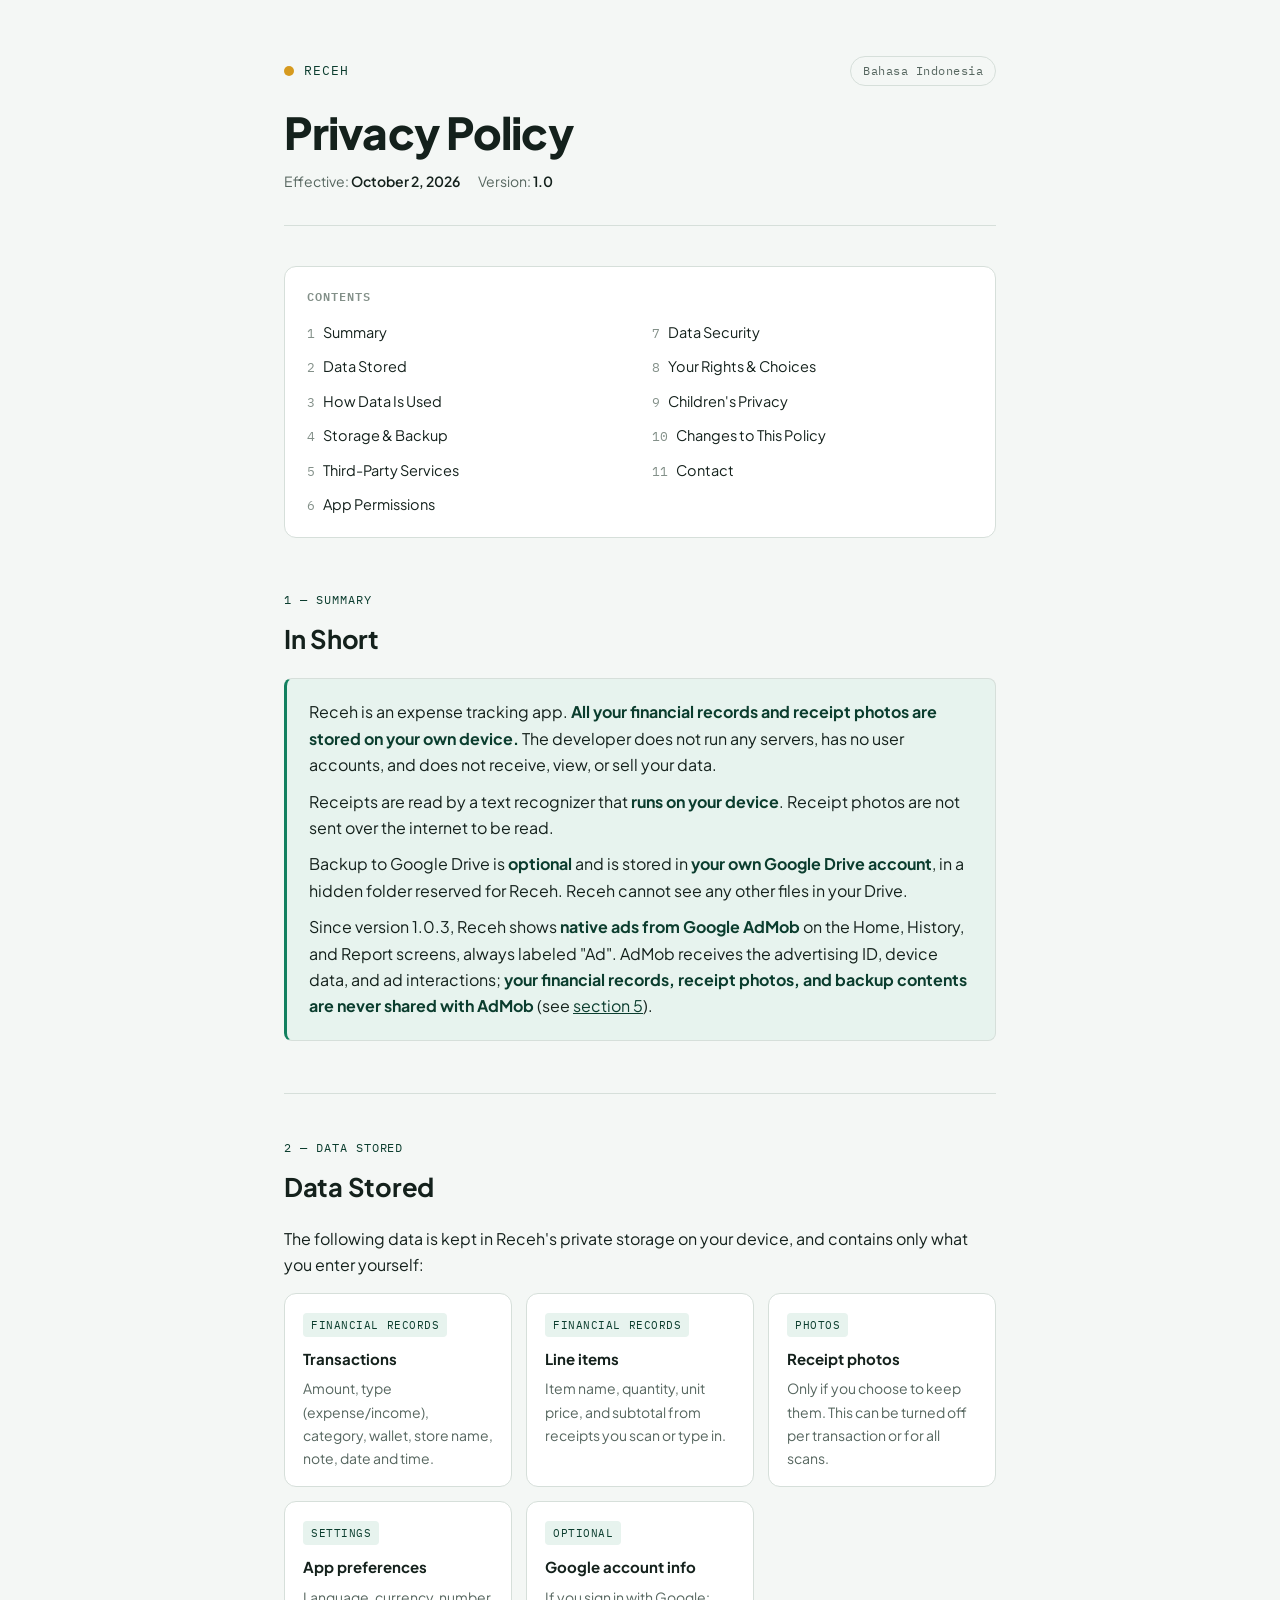
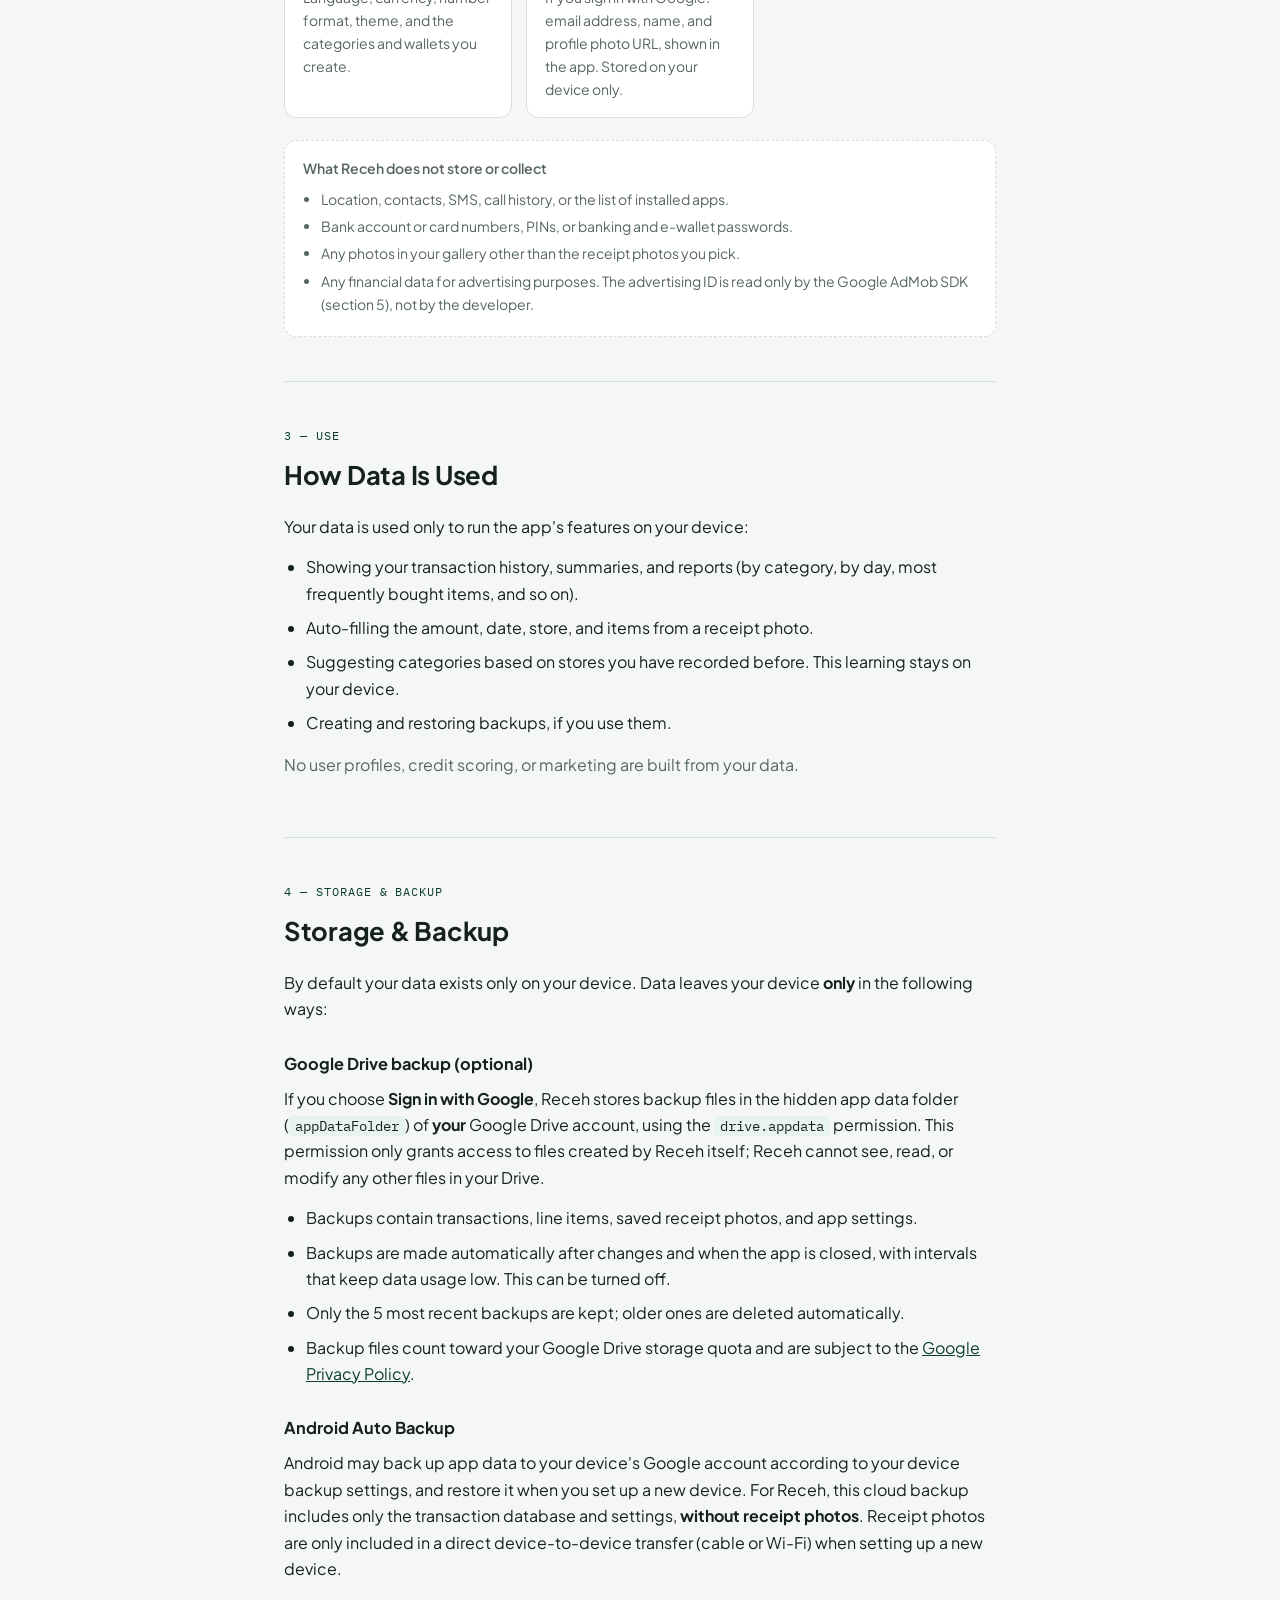
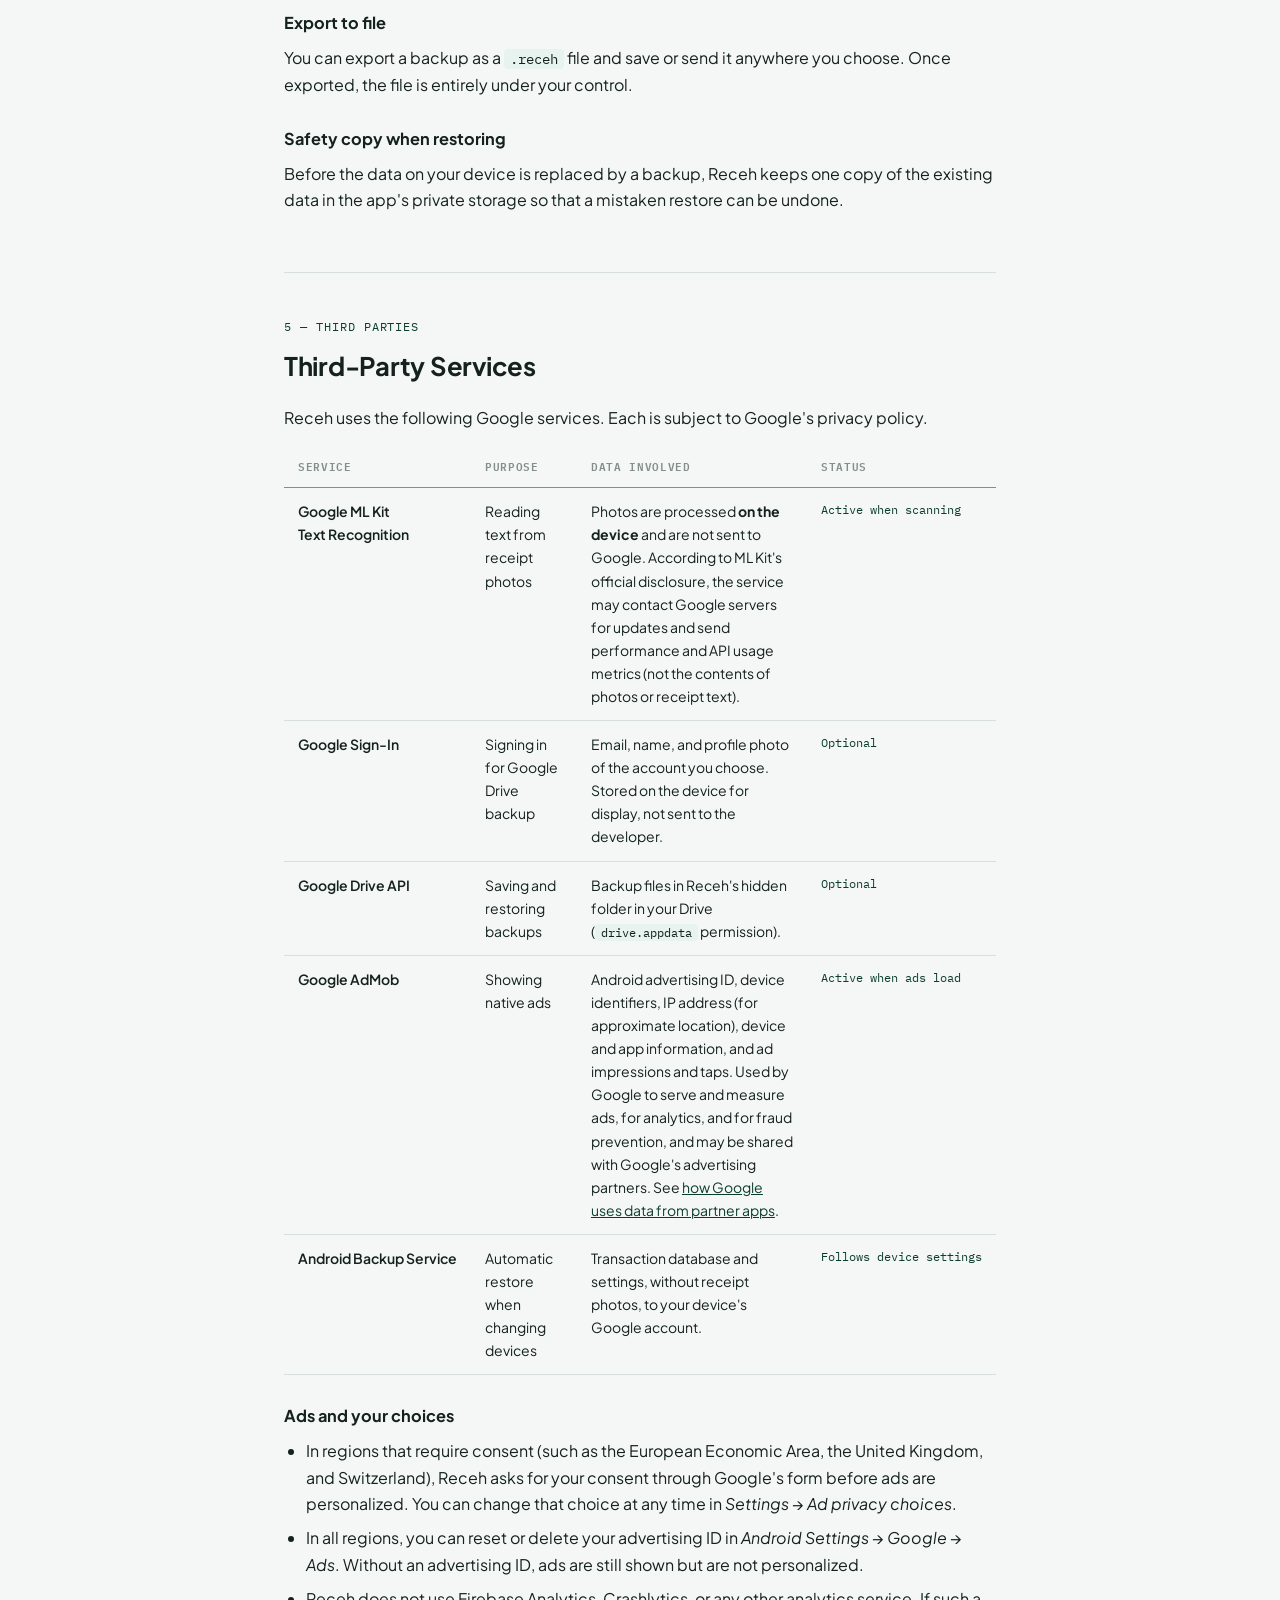
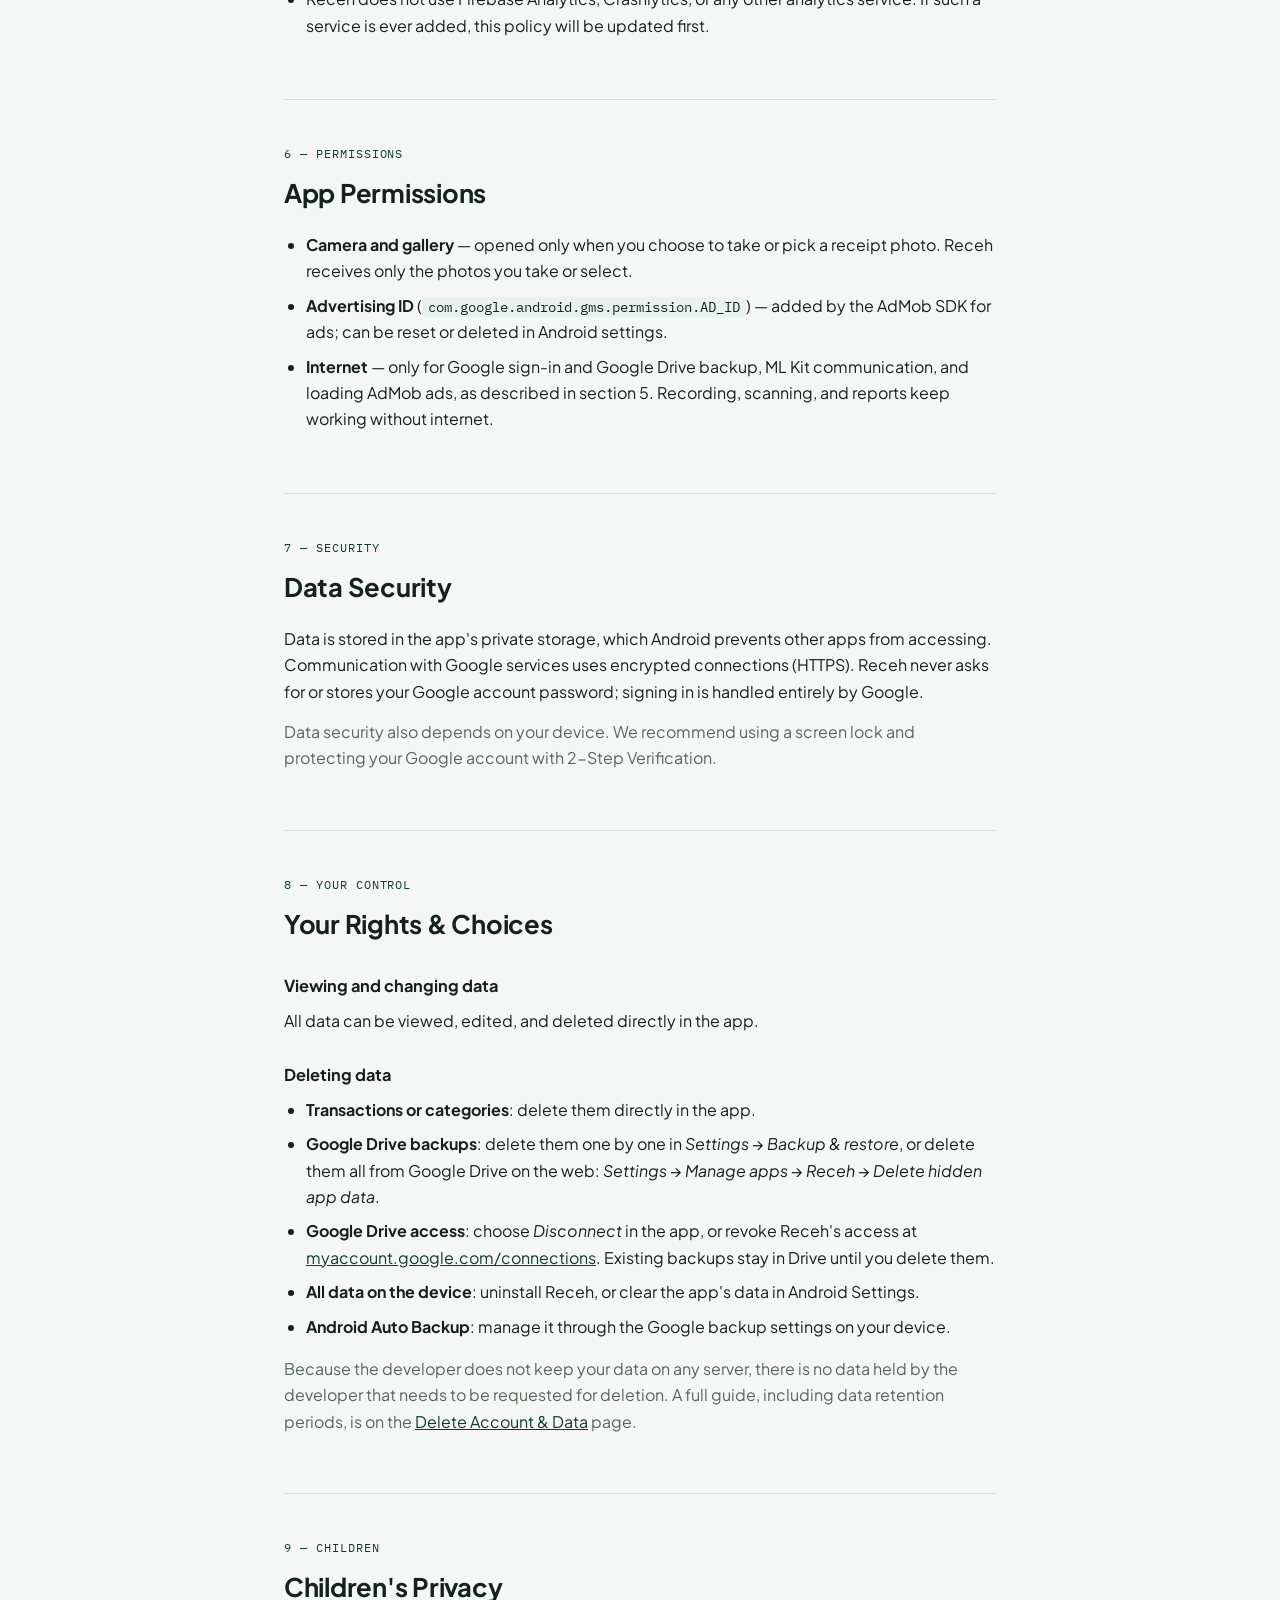
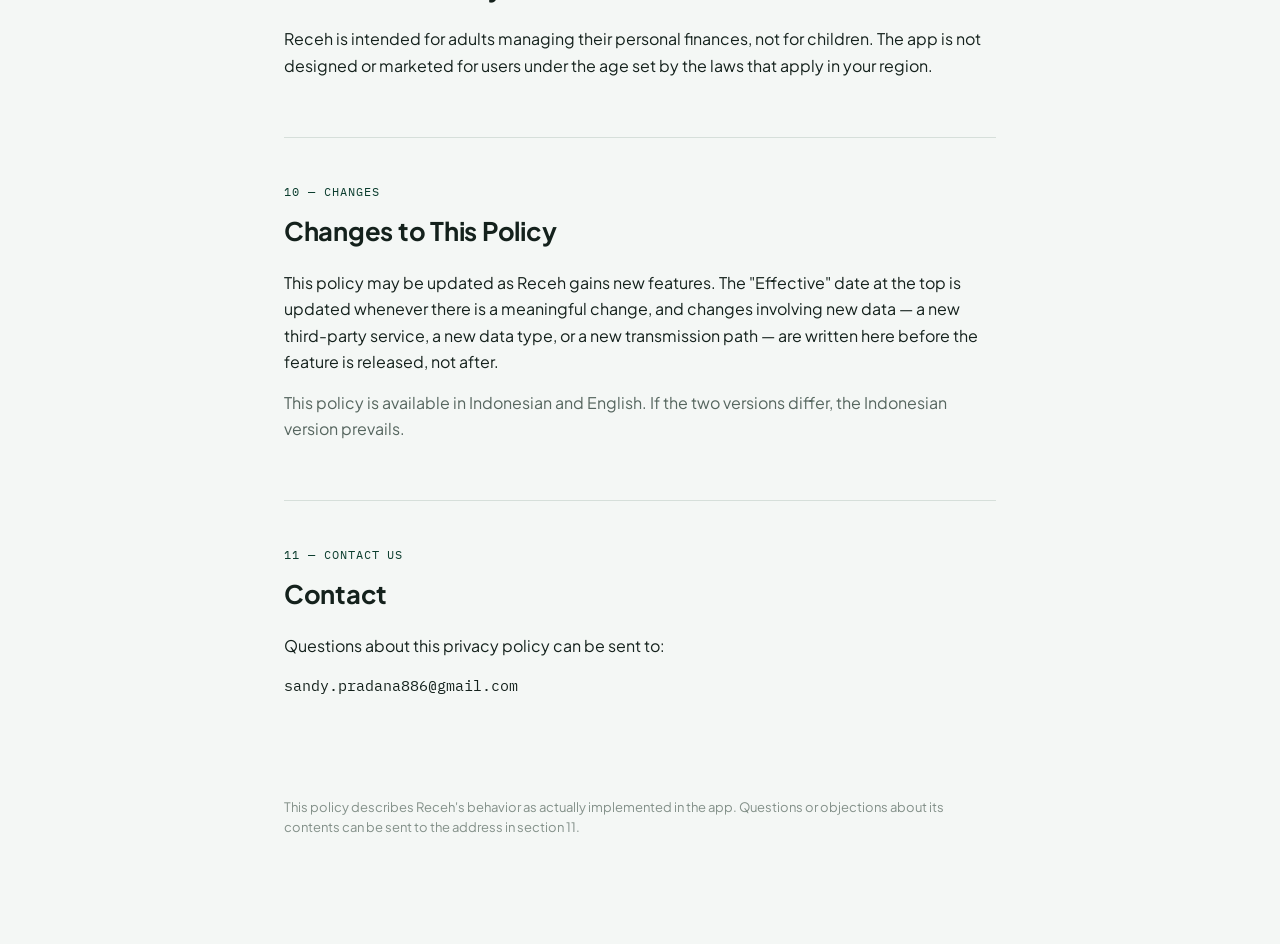
<file: privacy-policy-en.html>
<!doctype html>
<html lang="en">
<head>
<meta charset="utf-8">
<meta name="viewport" content="width=device-width, initial-scale=1">
<meta name="description" content="Privacy Policy for the Receh app — what data is stored, where it goes, and what you can control.">
<meta name="robots" content="index, follow">
<title>Receh Privacy Policy</title>
<link rel="alternate" hreflang="id" href="privacy-policy.html">
<link rel="alternate" hreflang="en" href="privacy-policy-en.html">
<style>
  :root {
    --bg: #F4F7F5;
    --surface: #FFFFFF;
    --ink: #14211C;
    --ink-muted: #56665F;
    --ink-faint: #839089;
    --accent: #12805F;
    --accent-strong: #0B3D2E;
    --accent-soft: #E7F3EE;
    --gold: #D69A1E;
    --line: #D6DFDA;
    --font-display: "Plus Jakarta Sans", "Segoe UI", system-ui, sans-serif;
    --font-body: "Plus Jakarta Sans", "Segoe UI", system-ui, sans-serif;
    --font-mono: "IBM Plex Mono", "SFMono-Regular", Consolas, monospace;
  }

  @media (prefers-color-scheme: dark) {
    :root:not([data-theme="light"]) {
      --bg: #101815;
      --surface: #17221E;
      --ink: #E6EEEA;
      --ink-muted: #9BADA5;
      --ink-faint: #6B7B74;
      --accent: #4FC3A0;
      --accent-strong: #7FD8BC;
      --accent-soft: #1C2D27;
      --gold: #F2B93B;
      --line: #2A3733;
    }
  }

  :root[data-theme="dark"] {
    --bg: #101815;
    --surface: #17221E;
    --ink: #E6EEEA;
    --ink-muted: #9BADA5;
    --ink-faint: #6B7B74;
    --accent: #4FC3A0;
    --accent-strong: #7FD8BC;
    --accent-soft: #1C2D27;
    --gold: #F2B93B;
    --line: #2A3733;
  }

  * { box-sizing: border-box; }
  body {
    margin: 0;
    background: var(--bg);
    color: var(--ink);
    font-family: var(--font-body);
    font-size: 16px;
    line-height: 1.65;
    -webkit-font-smoothing: antialiased;
  }
  a { color: var(--accent-strong); }
  a:focus-visible, summary:focus-visible {
    outline: 2px solid var(--accent);
    outline-offset: 2px;
  }
  code {
    font-family: var(--font-mono);
    font-size: 0.86em;
    background: var(--accent-soft);
    padding: 1px 6px;
    border-radius: 4px;
  }

  .page {
    max-width: 760px;
    margin: 0 auto;
    padding: 0 24px 96px;
  }

  /* ---- Masthead ---- */
  .masthead {
    padding: 56px 0 32px;
    border-bottom: 1px solid var(--line);
  }
  .masthead .mark {
    display: flex;
    align-items: center;
    gap: 10px;
    font-family: var(--font-mono);
    font-size: 13px;
    letter-spacing: 0.08em;
    text-transform: uppercase;
    color: var(--accent-strong);
    margin-bottom: 22px;
  }
  .masthead .mark .dot {
    width: 10px;
    height: 10px;
    border-radius: 50%;
    background: var(--gold);
    flex: none;
  }
  .masthead .mark .lang {
    margin-left: auto;
    font-size: 12px;
    letter-spacing: 0.04em;
    text-transform: none;
    color: var(--ink-muted);
    text-decoration: none;
    border: 1px solid var(--line);
    border-radius: 999px;
    padding: 4px 12px;
  }
  .masthead .mark .lang:hover { color: var(--accent-strong); border-color: var(--accent); }
  .masthead h1 {
    font-family: var(--font-display);
    font-weight: 800;
    letter-spacing: -0.02em;
    font-size: clamp(2rem, 5vw, 2.75rem);
    line-height: 1.1;
    margin: 0 0 14px;
    text-wrap: balance;
  }
  .masthead .meta {
    display: flex;
    flex-wrap: wrap;
    gap: 6px 18px;
    font-size: 14px;
    color: var(--ink-muted);
  }
  .masthead .meta strong { color: var(--ink); font-weight: 600; }

  /* ---- TOC ---- */
  .toc {
    margin: 40px 0 8px;
    padding: 20px 22px;
    background: var(--surface);
    border: 1px solid var(--line);
    border-radius: 12px;
  }
  .toc h2 {
    font-family: var(--font-mono);
    font-size: 12px;
    letter-spacing: 0.08em;
    text-transform: uppercase;
    color: var(--ink-faint);
    margin: 0 0 12px;
    font-weight: 600;
  }
  .toc ol {
    margin: 0;
    padding: 0;
    list-style: none;
    columns: 2;
    column-gap: 24px;
  }
  .toc li { break-inside: avoid; margin-bottom: 8px; }
  .toc a { text-decoration: none; font-size: 14.5px; color: var(--ink); }
  .toc a:hover { color: var(--accent-strong); }
  .toc a .n { color: var(--ink-faint); font-family: var(--font-mono); font-size: 13px; margin-right: 8px; }

  /* ---- Sections ---- */
  section.doc-section {
    padding: 44px 0;
    border-bottom: 1px solid var(--line);
    scroll-margin-top: 24px;
  }
  section.doc-section:last-of-type { border-bottom: none; }
  .doc-section .eyebrow {
    font-family: var(--font-mono);
    font-size: 12px;
    letter-spacing: 0.08em;
    text-transform: uppercase;
    color: var(--accent-strong);
    margin: 0 0 8px;
  }
  .doc-section h2 {
    font-family: var(--font-display);
    font-weight: 700;
    letter-spacing: -0.01em;
    font-size: 1.6rem;
    margin: 0 0 18px;
    text-wrap: balance;
  }
  .doc-section h3 {
    font-weight: 700;
    font-size: 1.02rem;
    margin: 28px 0 8px;
  }
  .doc-section p { margin: 0 0 14px; max-width: 68ch; }
  .doc-section p.muted { color: var(--ink-muted); }
  .doc-section ul { margin: 0 0 16px; padding-left: 22px; }
  .doc-section li { margin-bottom: 8px; max-width: 66ch; }

  .summary-box {
    background: var(--accent-soft);
    border: 1px solid var(--line);
    border-left: 3px solid var(--accent);
    border-radius: 8px;
    padding: 20px 22px;
    margin: 0 0 8px;
  }
  .summary-box p { margin: 0 0 10px; }
  .summary-box p:last-child { margin-bottom: 0; }
  .summary-box strong { color: var(--accent-strong); }

  /* ---- Data grid ---- */
  .data-grid {
    display: grid;
    grid-template-columns: repeat(auto-fit, minmax(210px, 1fr));
    gap: 14px;
    margin: 8px 0 22px;
  }
  .data-card {
    background: var(--surface);
    border: 1px solid var(--line);
    border-radius: 12px;
    padding: 16px 18px;
  }
  .data-card .tag {
    display: inline-block;
    font-family: var(--font-mono);
    font-size: 11px;
    letter-spacing: 0.05em;
    text-transform: uppercase;
    color: var(--accent-strong);
    background: var(--accent-soft);
    padding: 3px 8px;
    border-radius: 4px;
    margin-bottom: 10px;
  }
  .data-card h4 { margin: 0 0 6px; font-size: 15px; }
  .data-card p { margin: 0; font-size: 14px; color: var(--ink-muted); }
  .not-collected {
    background: var(--surface);
    border: 1px dashed var(--line);
    border-radius: 12px;
    padding: 16px 18px;
    margin-top: 4px;
  }
  .not-collected h4 { margin: 0 0 8px; font-size: 14px; color: var(--ink-muted); font-weight: 600; }
  .not-collected ul { margin: 0; padding-left: 18px; }
  .not-collected li { font-size: 14px; color: var(--ink-muted); margin-bottom: 4px; }

  /* ---- Third-party table ---- */
  .table-wrap { overflow-x: auto; margin: 8px 0 22px; }
  table.services {
    width: 100%;
    min-width: 620px;
    border-collapse: collapse;
    font-size: 14px;
  }
  table.services th, table.services td {
    text-align: left;
    padding: 12px 14px;
    border-bottom: 1px solid var(--line);
    vertical-align: top;
  }
  table.services thead th {
    font-family: var(--font-mono);
    font-size: 11px;
    letter-spacing: 0.06em;
    text-transform: uppercase;
    color: var(--ink-faint);
    font-weight: 600;
    border-bottom: 1px solid var(--ink-faint);
  }
  table.services td.svc-name { font-weight: 600; white-space: nowrap; }
  table.services td.svc-status { font-family: var(--font-mono); font-size: 12px; white-space: nowrap; color: var(--accent-strong); }

  /* ---- Footer ---- */
  footer.doc-footer {
    padding-top: 40px;
    color: var(--ink-faint);
    font-size: 13px;
    line-height: 1.6;
  }
  footer.doc-footer p { max-width: 66ch; margin: 0 0 10px; }

  @media (max-width: 560px) {
    .toc ol { columns: 1; }
    .masthead { padding-top: 40px; }
  }
</style>
</head>
<body>
<link rel="stylesheet" href="https://fonts.googleapis.com/css2?family=Plus+Jakarta+Sans:wght@400;600;700;800&family=IBM+Plex+Mono:wght@500;600&display=swap">

<div class="page">

  <header class="masthead">
    <div class="mark"><span class="dot"></span> Receh <a class="lang" href="privacy-policy.html" hreflang="id" lang="id">Bahasa Indonesia</a></div>
    <h1>Privacy Policy</h1>
    <div class="meta">
      <span>Effective: <strong>October 2, 2026</strong></span>
      <span>Version: <strong>1.0</strong></span>
    </div>
  </header>

  <nav class="toc" aria-label="Contents">
    <h2>Contents</h2>
    <ol>
      <li><a href="#summary"><span class="n">1</span>Summary</a></li>
      <li><a href="#data"><span class="n">2</span>Data Stored</a></li>
      <li><a href="#use"><span class="n">3</span>How Data Is Used</a></li>
      <li><a href="#backup"><span class="n">4</span>Storage &amp; Backup</a></li>
      <li><a href="#third-party"><span class="n">5</span>Third-Party Services</a></li>
      <li><a href="#permissions"><span class="n">6</span>App Permissions</a></li>
      <li><a href="#security"><span class="n">7</span>Data Security</a></li>
      <li><a href="#rights"><span class="n">8</span>Your Rights &amp; Choices</a></li>
      <li><a href="#children"><span class="n">9</span>Children's Privacy</a></li>
      <li><a href="#changes"><span class="n">10</span>Changes to This Policy</a></li>
      <li><a href="#contact"><span class="n">11</span>Contact</a></li>
    </ol>
  </nav>

  <section class="doc-section" id="summary">
    <p class="eyebrow">1 — Summary</p>
    <h2>In Short</h2>
    <div class="summary-box">
      <p>Receh is an expense tracking app. <strong>All your financial records and receipt photos are stored on your own device.</strong> The developer does not run any servers, has no user accounts, and does not receive, view, or sell your data.</p>
      <p>Receipts are read by a text recognizer that <strong>runs on your device</strong>. Receipt photos are not sent over the internet to be read.</p>
      <p>Backup to Google Drive is <strong>optional</strong> and is stored in <strong>your own Google Drive account</strong>, in a hidden folder reserved for Receh. Receh cannot see any other files in your Drive.</p>
      <p>Since version 1.0.3, Receh shows <strong>native ads from Google AdMob</strong> on the Home, History, and Report screens, always labeled "Ad". AdMob receives the advertising ID, device data, and ad interactions; <strong>your financial records, receipt photos, and backup contents are never shared with AdMob</strong> (see <a href="#third-party">section 5</a>).</p>
    </div>
  </section>

  <section class="doc-section" id="data">
    <p class="eyebrow">2 — Data Stored</p>
    <h2>Data Stored</h2>
    <p>The following data is kept in Receh's private storage on your device, and contains only what you enter yourself:</p>
    <div class="data-grid">
      <div class="data-card">
        <span class="tag">Financial records</span>
        <h4>Transactions</h4>
        <p>Amount, type (expense/income), category, wallet, store name, note, date and time.</p>
      </div>
      <div class="data-card">
        <span class="tag">Financial records</span>
        <h4>Line items</h4>
        <p>Item name, quantity, unit price, and subtotal from receipts you scan or type in.</p>
      </div>
      <div class="data-card">
        <span class="tag">Photos</span>
        <h4>Receipt photos</h4>
        <p>Only if you choose to keep them. This can be turned off per transaction or for all scans.</p>
      </div>
      <div class="data-card">
        <span class="tag">Settings</span>
        <h4>App preferences</h4>
        <p>Language, currency, number format, theme, and the categories and wallets you create.</p>
      </div>
      <div class="data-card">
        <span class="tag">Optional</span>
        <h4>Google account info</h4>
        <p>If you sign in with Google: email address, name, and profile photo URL, shown in the app. Stored on your device only.</p>
      </div>
    </div>
    <div class="not-collected">
      <h4>What Receh does not store or collect</h4>
      <ul>
        <li>Location, contacts, SMS, call history, or the list of installed apps.</li>
        <li>Bank account or card numbers, PINs, or banking and e-wallet passwords.</li>
        <li>Any photos in your gallery other than the receipt photos you pick.</li>
        <li>Any financial data for advertising purposes. The advertising ID is read only by the Google AdMob SDK (section 5), not by the developer.</li>
      </ul>
    </div>
  </section>

  <section class="doc-section" id="use">
    <p class="eyebrow">3 — Use</p>
    <h2>How Data Is Used</h2>
    <p>Your data is used only to run the app's features on your device:</p>
    <ul>
      <li>Showing your transaction history, summaries, and reports (by category, by day, most frequently bought items, and so on).</li>
      <li>Auto-filling the amount, date, store, and items from a receipt photo.</li>
      <li>Suggesting categories based on stores you have recorded before. This learning stays on your device.</li>
      <li>Creating and restoring backups, if you use them.</li>
    </ul>
    <p class="muted">No user profiles, credit scoring, or marketing are built from your data.</p>
  </section>

  <section class="doc-section" id="backup">
    <p class="eyebrow">4 — Storage &amp; Backup</p>
    <h2>Storage &amp; Backup</h2>
    <p>By default your data exists only on your device. Data leaves your device <strong>only</strong> in the following ways:</p>

    <h3>Google Drive backup (optional)</h3>
    <p>If you choose <strong>Sign in with Google</strong>, Receh stores backup files in the hidden app data folder (<code>appDataFolder</code>) of <strong>your</strong> Google Drive account, using the <code>drive.appdata</code> permission. This permission only grants access to files created by Receh itself; Receh cannot see, read, or modify any other files in your Drive.</p>
    <ul>
      <li>Backups contain transactions, line items, saved receipt photos, and app settings.</li>
      <li>Backups are made automatically after changes and when the app is closed, with intervals that keep data usage low. This can be turned off.</li>
      <li>Only the 5 most recent backups are kept; older ones are deleted automatically.</li>
      <li>Backup files count toward your Google Drive storage quota and are subject to the <a href="https://policies.google.com/privacy" rel="noopener">Google Privacy Policy</a>.</li>
    </ul>

    <h3>Android Auto Backup</h3>
    <p>Android may back up app data to your device's Google account according to your device backup settings, and restore it when you set up a new device. For Receh, this cloud backup includes only the transaction database and settings, <strong>without receipt photos</strong>. Receipt photos are only included in a direct device-to-device transfer (cable or Wi-Fi) when setting up a new device.</p>

    <h3>Export to file</h3>
    <p>You can export a backup as a <code>.receh</code> file and save or send it anywhere you choose. Once exported, the file is entirely under your control.</p>

    <h3>Safety copy when restoring</h3>
    <p>Before the data on your device is replaced by a backup, Receh keeps one copy of the existing data in the app's private storage so that a mistaken restore can be undone.</p>
  </section>

  <section class="doc-section" id="third-party">
    <p class="eyebrow">5 — Third Parties</p>
    <h2>Third-Party Services</h2>
    <p>Receh uses the following Google services. Each is subject to Google's privacy policy.</p>
    <div class="table-wrap">
      <table class="services">
        <thead>
          <tr>
            <th>Service</th>
            <th>Purpose</th>
            <th>Data involved</th>
            <th>Status</th>
          </tr>
        </thead>
        <tbody>
          <tr>
            <td class="svc-name">Google ML Kit<br>Text Recognition</td>
            <td>Reading text from receipt photos</td>
            <td>Photos are processed <strong>on the device</strong> and are not sent to Google. According to ML Kit's official disclosure, the service may contact Google servers for updates and send performance and API usage metrics (not the contents of photos or receipt text).</td>
            <td class="svc-status">Active when scanning</td>
          </tr>
          <tr>
            <td class="svc-name">Google Sign-In</td>
            <td>Signing in for Google Drive backup</td>
            <td>Email, name, and profile photo of the account you choose. Stored on the device for display, not sent to the developer.</td>
            <td class="svc-status">Optional</td>
          </tr>
          <tr>
            <td class="svc-name">Google Drive API</td>
            <td>Saving and restoring backups</td>
            <td>Backup files in Receh's hidden folder in your Drive (<code>drive.appdata</code> permission).</td>
            <td class="svc-status">Optional</td>
          </tr>
          <tr>
            <td class="svc-name">Google AdMob</td>
            <td>Showing native ads</td>
            <td>Android advertising ID, device identifiers, IP address (for approximate location), device and app information, and ad impressions and taps. Used by Google to serve and measure ads, for analytics, and for fraud prevention, and may be shared with Google's advertising partners. See <a href="https://policies.google.com/technologies/partner-sites" rel="noopener">how Google uses data from partner apps</a>.</td>
            <td class="svc-status">Active when ads load</td>
          </tr>
          <tr>
            <td class="svc-name">Android Backup Service</td>
            <td>Automatic restore when changing devices</td>
            <td>Transaction database and settings, without receipt photos, to your device's Google account.</td>
            <td class="svc-status">Follows device settings</td>
          </tr>
        </tbody>
      </table>
    </div>
    <h3>Ads and your choices</h3>
    <ul>
      <li>In regions that require consent (such as the European Economic Area, the United Kingdom, and Switzerland), Receh asks for your consent through Google's form before ads are personalized. You can change that choice at any time in <em>Settings → Ad privacy choices</em>.</li>
      <li>In all regions, you can reset or delete your advertising ID in <em>Android Settings → Google → Ads</em>. Without an advertising ID, ads are still shown but are not personalized.</li>
      <li>Receh does not use Firebase Analytics, Crashlytics, or any other analytics service. If such a service is ever added, this policy will be updated first.</li>
    </ul>
  </section>

  <section class="doc-section" id="permissions">
    <p class="eyebrow">6 — Permissions</p>
    <h2>App Permissions</h2>
    <ul>
      <li><strong>Camera and gallery</strong> — opened only when you choose to take or pick a receipt photo. Receh receives only the photos you take or select.</li>
      <li><strong>Advertising ID</strong> (<code>com.google.android.gms.permission.AD_ID</code>) — added by the AdMob SDK for ads; can be reset or deleted in Android settings.</li>
      <li><strong>Internet</strong> — only for Google sign-in and Google Drive backup, ML Kit communication, and loading AdMob ads, as described in section 5. Recording, scanning, and reports keep working without internet.</li>
    </ul>
  </section>

  <section class="doc-section" id="security">
    <p class="eyebrow">7 — Security</p>
    <h2>Data Security</h2>
    <p>Data is stored in the app's private storage, which Android prevents other apps from accessing. Communication with Google services uses encrypted connections (HTTPS). Receh never asks for or stores your Google account password; signing in is handled entirely by Google.</p>
    <p class="muted">Data security also depends on your device. We recommend using a screen lock and protecting your Google account with 2-Step Verification.</p>
  </section>

  <section class="doc-section" id="rights">
    <p class="eyebrow">8 — Your Control</p>
    <h2>Your Rights &amp; Choices</h2>
    <h3>Viewing and changing data</h3>
    <p>All data can be viewed, edited, and deleted directly in the app.</p>
    <h3>Deleting data</h3>
    <ul>
      <li><strong>Transactions or categories</strong>: delete them directly in the app.</li>
      <li><strong>Google Drive backups</strong>: delete them one by one in <em>Settings → Backup &amp; restore</em>, or delete them all from Google Drive on the web: <em>Settings → Manage apps → Receh → Delete hidden app data</em>.</li>
      <li><strong>Google Drive access</strong>: choose <em>Disconnect</em> in the app, or revoke Receh's access at <a href="https://myaccount.google.com/connections" rel="noopener">myaccount.google.com/connections</a>. Existing backups stay in Drive until you delete them.</li>
      <li><strong>All data on the device</strong>: uninstall Receh, or clear the app's data in Android Settings.</li>
      <li><strong>Android Auto Backup</strong>: manage it through the Google backup settings on your device.</li>
    </ul>
    <p class="muted">Because the developer does not keep your data on any server, there is no data held by the developer that needs to be requested for deletion. A full guide, including data retention periods, is on the <a href="delete-account.html">Delete Account &amp; Data</a> page.</p>
  </section>

  <section class="doc-section" id="children">
    <p class="eyebrow">9 — Children</p>
    <h2>Children's Privacy</h2>
    <p>Receh is intended for adults managing their personal finances, not for children. The app is not designed or marketed for users under the age set by the laws that apply in your region.</p>
  </section>

  <section class="doc-section" id="changes">
    <p class="eyebrow">10 — Changes</p>
    <h2>Changes to This Policy</h2>
    <p>This policy may be updated as Receh gains new features. The "Effective" date at the top is updated whenever there is a meaningful change, and changes involving new data — a new third-party service, a new data type, or a new transmission path — are written here before the feature is released, not after.</p>
    <p class="muted">This policy is available in Indonesian and English. If the two versions differ, the Indonesian version prevails.</p>
  </section>

  <section class="doc-section" id="contact">
    <p class="eyebrow">11 — Contact Us</p>
    <h2>Contact</h2>
    <p>Questions about this privacy policy can be sent to:</p>
    <p style="font-family:var(--font-mono); font-size:15px;">sandy.pradana886@gmail.com</p>
  </section>

  <footer class="doc-footer">
    <p>This policy describes Receh's behavior as actually implemented in the app. Questions or objections about its contents can be sent to the address in section 11.</p>
  </footer>

</div>
</body>
</html>
</file>
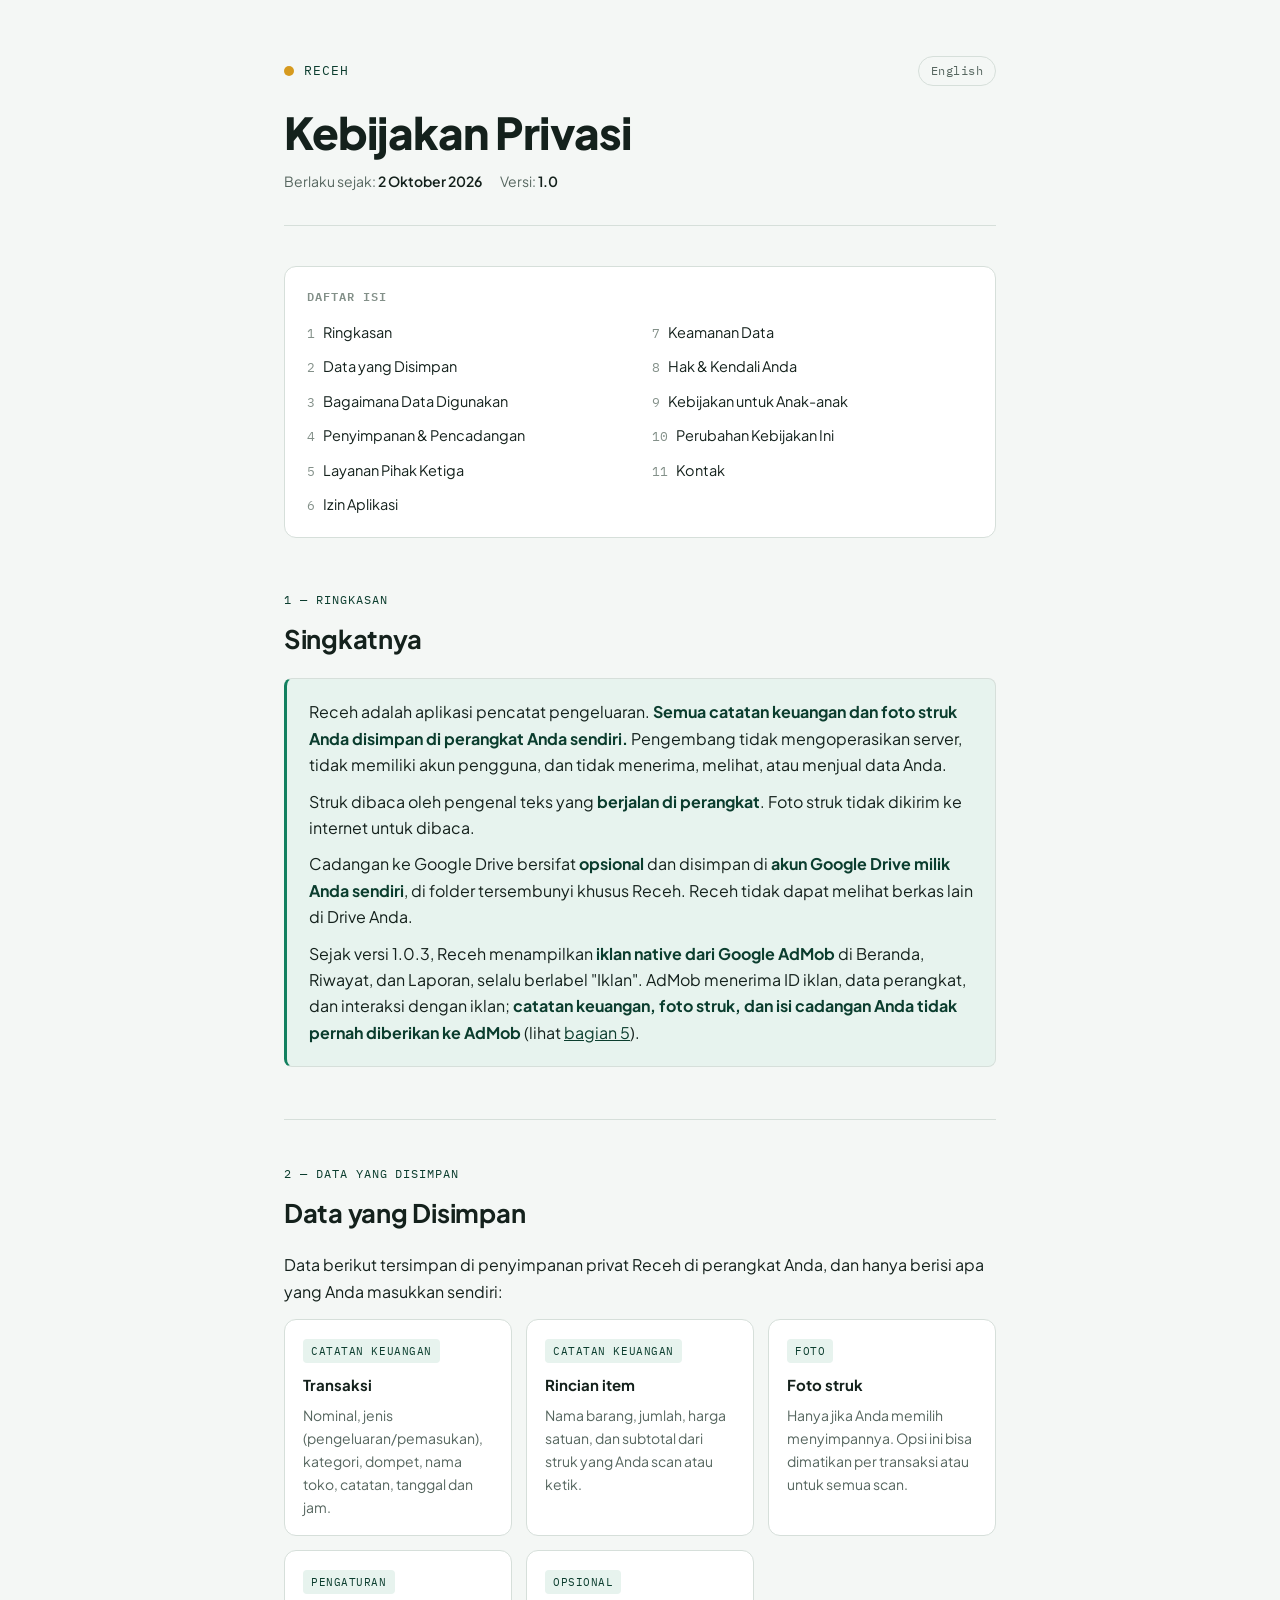
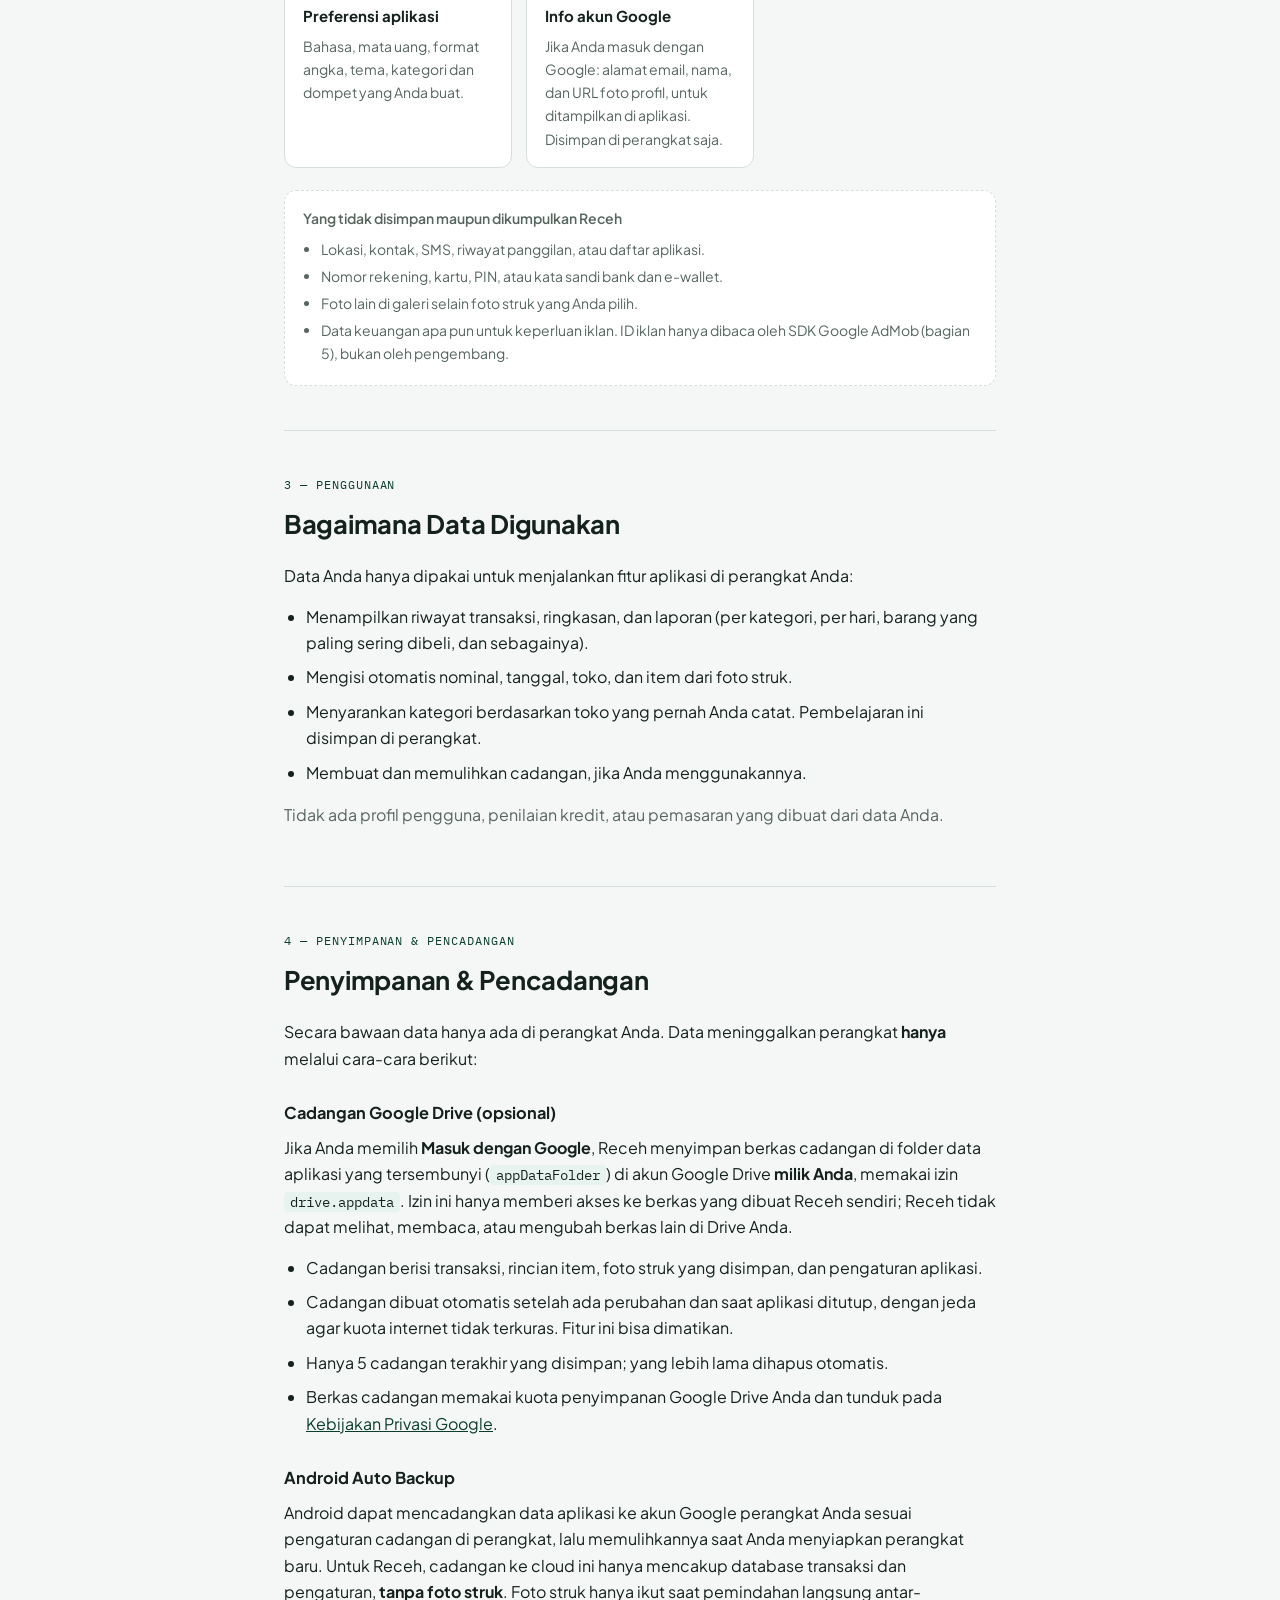
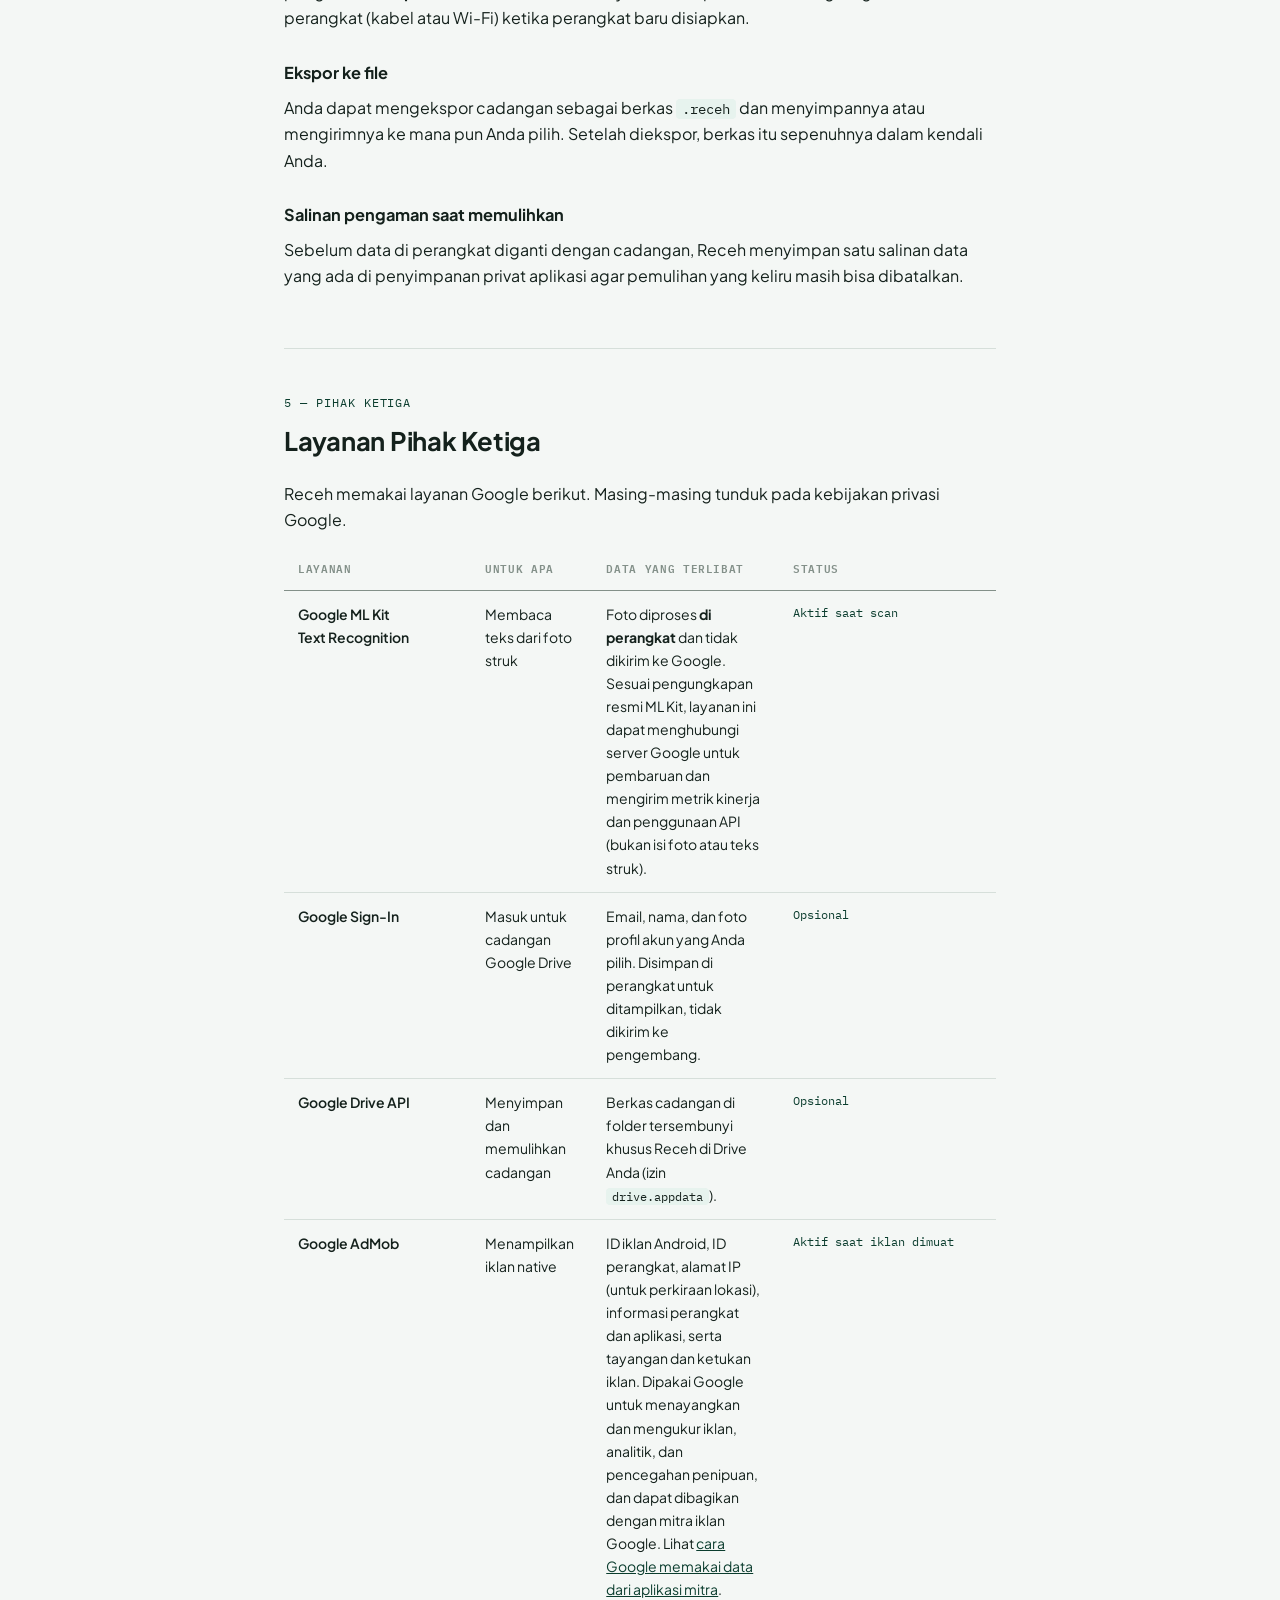
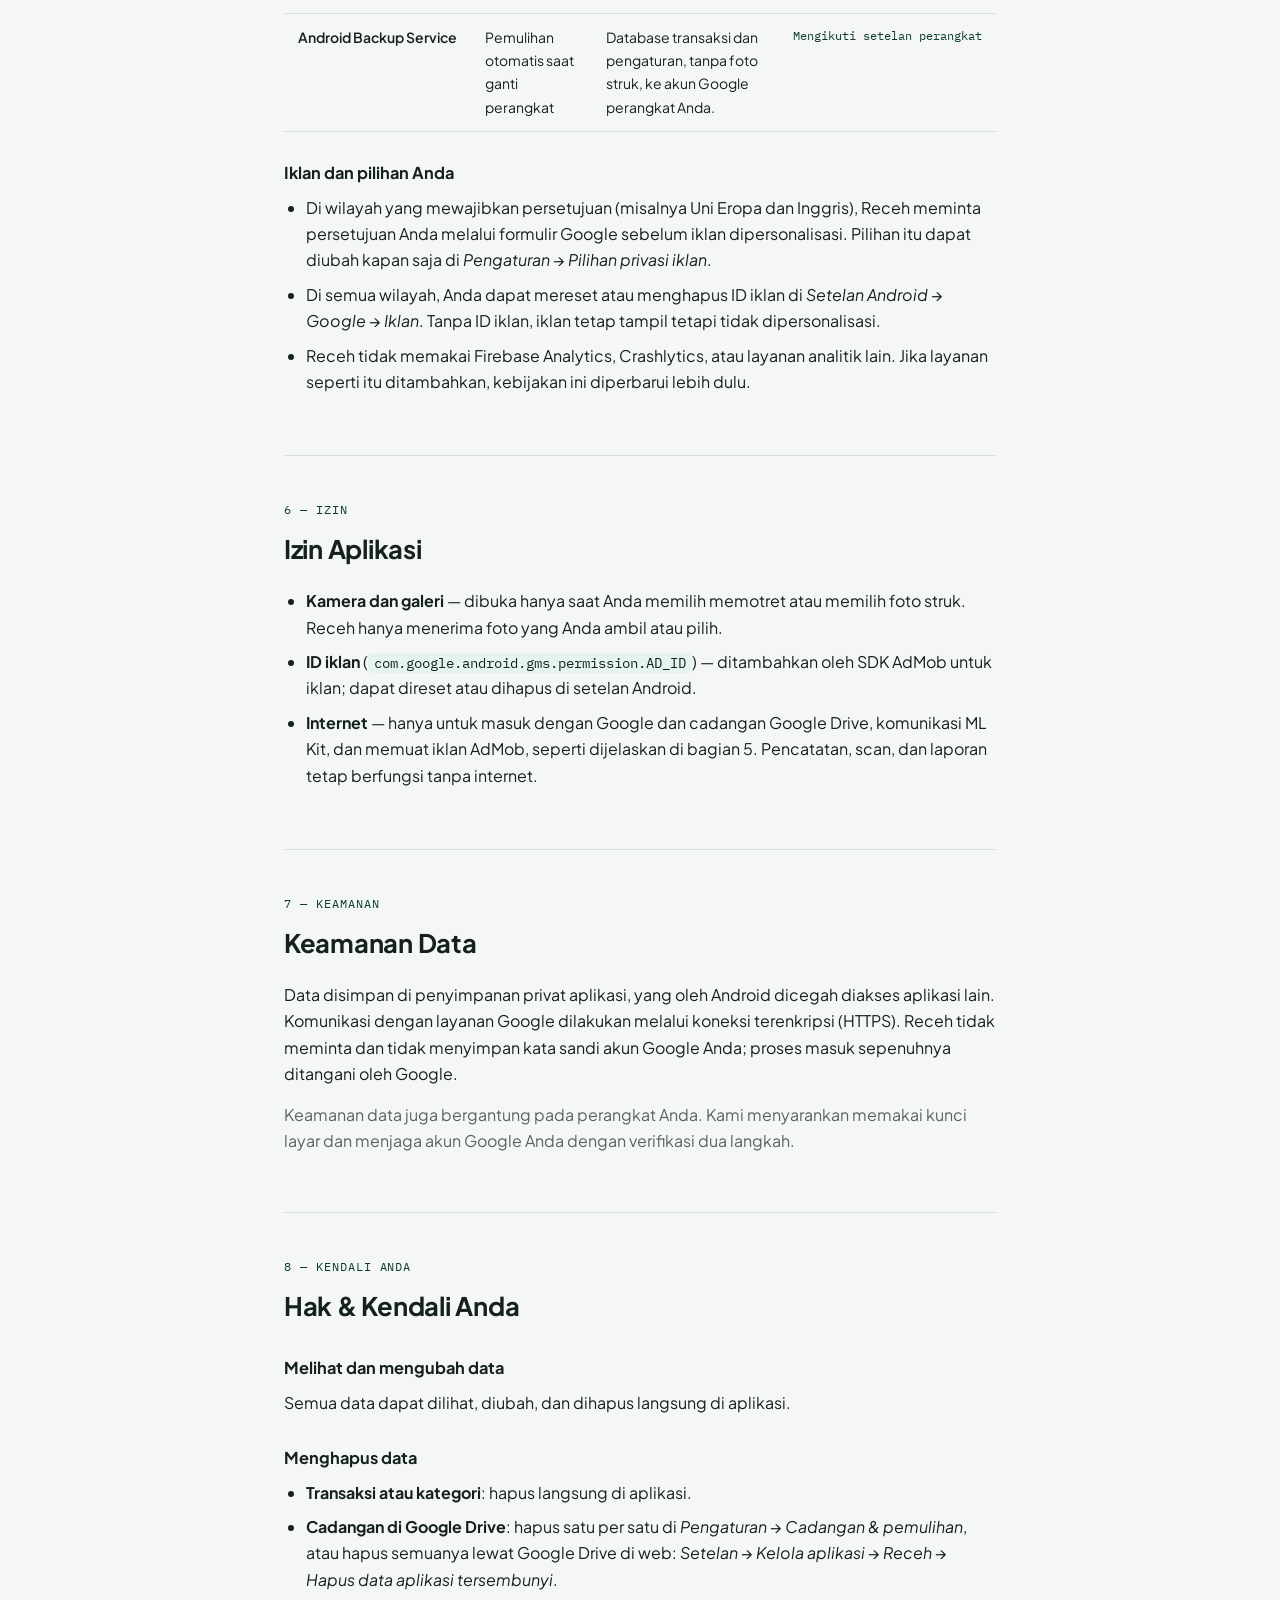
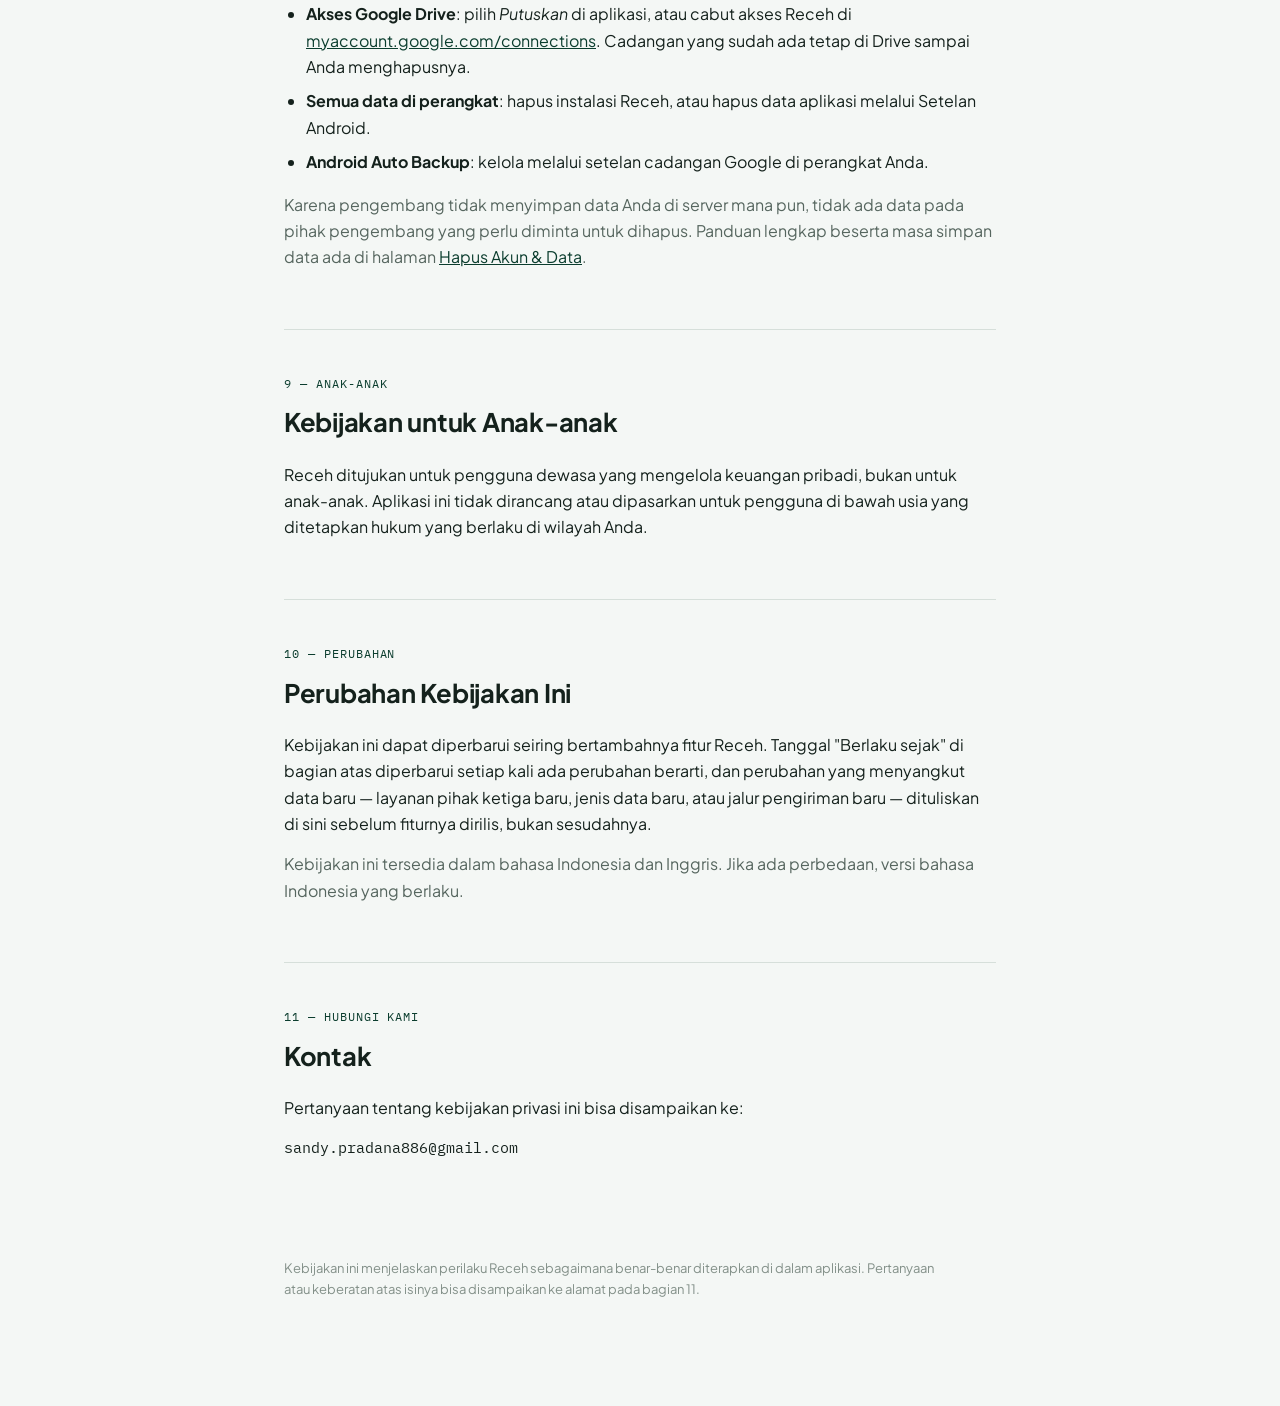
<file: privacy-policy.html>
<!doctype html>
<html lang="id">
<head>
<meta charset="utf-8">
<meta name="viewport" content="width=device-width, initial-scale=1">
<meta name="description" content="Kebijakan Privasi aplikasi Receh — data apa yang disimpan, ke mana perginya, dan apa yang bisa Anda kendalikan.">
<meta name="robots" content="index, follow">
<title>Kebijakan Privasi Receh</title>
<link rel="alternate" hreflang="id" href="privacy-policy.html">
<link rel="alternate" hreflang="en" href="privacy-policy-en.html">
<style>
  :root {
    --bg: #F4F7F5;
    --surface: #FFFFFF;
    --ink: #14211C;
    --ink-muted: #56665F;
    --ink-faint: #839089;
    --accent: #12805F;
    --accent-strong: #0B3D2E;
    --accent-soft: #E7F3EE;
    --gold: #D69A1E;
    --line: #D6DFDA;
    --font-display: "Plus Jakarta Sans", "Segoe UI", system-ui, sans-serif;
    --font-body: "Plus Jakarta Sans", "Segoe UI", system-ui, sans-serif;
    --font-mono: "IBM Plex Mono", "SFMono-Regular", Consolas, monospace;
  }

  @media (prefers-color-scheme: dark) {
    :root:not([data-theme="light"]) {
      --bg: #101815;
      --surface: #17221E;
      --ink: #E6EEEA;
      --ink-muted: #9BADA5;
      --ink-faint: #6B7B74;
      --accent: #4FC3A0;
      --accent-strong: #7FD8BC;
      --accent-soft: #1C2D27;
      --gold: #F2B93B;
      --line: #2A3733;
    }
  }

  :root[data-theme="dark"] {
    --bg: #101815;
    --surface: #17221E;
    --ink: #E6EEEA;
    --ink-muted: #9BADA5;
    --ink-faint: #6B7B74;
    --accent: #4FC3A0;
    --accent-strong: #7FD8BC;
    --accent-soft: #1C2D27;
    --gold: #F2B93B;
    --line: #2A3733;
  }

  * { box-sizing: border-box; }
  body {
    margin: 0;
    background: var(--bg);
    color: var(--ink);
    font-family: var(--font-body);
    font-size: 16px;
    line-height: 1.65;
    -webkit-font-smoothing: antialiased;
  }
  a { color: var(--accent-strong); }
  a:focus-visible, summary:focus-visible {
    outline: 2px solid var(--accent);
    outline-offset: 2px;
  }
  code {
    font-family: var(--font-mono);
    font-size: 0.86em;
    background: var(--accent-soft);
    padding: 1px 6px;
    border-radius: 4px;
  }

  .page {
    max-width: 760px;
    margin: 0 auto;
    padding: 0 24px 96px;
  }

  /* ---- Masthead ---- */
  .masthead {
    padding: 56px 0 32px;
    border-bottom: 1px solid var(--line);
  }
  .masthead .mark {
    display: flex;
    align-items: center;
    gap: 10px;
    font-family: var(--font-mono);
    font-size: 13px;
    letter-spacing: 0.08em;
    text-transform: uppercase;
    color: var(--accent-strong);
    margin-bottom: 22px;
  }
  .masthead .mark .dot {
    width: 10px;
    height: 10px;
    border-radius: 50%;
    background: var(--gold);
    flex: none;
  }
  .masthead .mark .lang {
    margin-left: auto;
    font-size: 12px;
    letter-spacing: 0.04em;
    text-transform: none;
    color: var(--ink-muted);
    text-decoration: none;
    border: 1px solid var(--line);
    border-radius: 999px;
    padding: 4px 12px;
  }
  .masthead .mark .lang:hover { color: var(--accent-strong); border-color: var(--accent); }
  .masthead h1 {
    font-family: var(--font-display);
    font-weight: 800;
    letter-spacing: -0.02em;
    font-size: clamp(2rem, 5vw, 2.75rem);
    line-height: 1.1;
    margin: 0 0 14px;
    text-wrap: balance;
  }
  .masthead .meta {
    display: flex;
    flex-wrap: wrap;
    gap: 6px 18px;
    font-size: 14px;
    color: var(--ink-muted);
  }
  .masthead .meta strong { color: var(--ink); font-weight: 600; }

  /* ---- TOC ---- */
  .toc {
    margin: 40px 0 8px;
    padding: 20px 22px;
    background: var(--surface);
    border: 1px solid var(--line);
    border-radius: 12px;
  }
  .toc h2 {
    font-family: var(--font-mono);
    font-size: 12px;
    letter-spacing: 0.08em;
    text-transform: uppercase;
    color: var(--ink-faint);
    margin: 0 0 12px;
    font-weight: 600;
  }
  .toc ol {
    margin: 0;
    padding: 0;
    list-style: none;
    columns: 2;
    column-gap: 24px;
  }
  .toc li { break-inside: avoid; margin-bottom: 8px; }
  .toc a { text-decoration: none; font-size: 14.5px; color: var(--ink); }
  .toc a:hover { color: var(--accent-strong); }
  .toc a .n { color: var(--ink-faint); font-family: var(--font-mono); font-size: 13px; margin-right: 8px; }

  /* ---- Sections ---- */
  section.doc-section {
    padding: 44px 0;
    border-bottom: 1px solid var(--line);
    scroll-margin-top: 24px;
  }
  section.doc-section:last-of-type { border-bottom: none; }
  .doc-section .eyebrow {
    font-family: var(--font-mono);
    font-size: 12px;
    letter-spacing: 0.08em;
    text-transform: uppercase;
    color: var(--accent-strong);
    margin: 0 0 8px;
  }
  .doc-section h2 {
    font-family: var(--font-display);
    font-weight: 700;
    letter-spacing: -0.01em;
    font-size: 1.6rem;
    margin: 0 0 18px;
    text-wrap: balance;
  }
  .doc-section h3 {
    font-weight: 700;
    font-size: 1.02rem;
    margin: 28px 0 8px;
  }
  .doc-section p { margin: 0 0 14px; max-width: 68ch; }
  .doc-section p.muted { color: var(--ink-muted); }
  .doc-section ul { margin: 0 0 16px; padding-left: 22px; }
  .doc-section li { margin-bottom: 8px; max-width: 66ch; }

  .summary-box {
    background: var(--accent-soft);
    border: 1px solid var(--line);
    border-left: 3px solid var(--accent);
    border-radius: 8px;
    padding: 20px 22px;
    margin: 0 0 8px;
  }
  .summary-box p { margin: 0 0 10px; }
  .summary-box p:last-child { margin-bottom: 0; }
  .summary-box strong { color: var(--accent-strong); }

  /* ---- Data grid ---- */
  .data-grid {
    display: grid;
    grid-template-columns: repeat(auto-fit, minmax(210px, 1fr));
    gap: 14px;
    margin: 8px 0 22px;
  }
  .data-card {
    background: var(--surface);
    border: 1px solid var(--line);
    border-radius: 12px;
    padding: 16px 18px;
  }
  .data-card .tag {
    display: inline-block;
    font-family: var(--font-mono);
    font-size: 11px;
    letter-spacing: 0.05em;
    text-transform: uppercase;
    color: var(--accent-strong);
    background: var(--accent-soft);
    padding: 3px 8px;
    border-radius: 4px;
    margin-bottom: 10px;
  }
  .data-card h4 { margin: 0 0 6px; font-size: 15px; }
  .data-card p { margin: 0; font-size: 14px; color: var(--ink-muted); }
  .not-collected {
    background: var(--surface);
    border: 1px dashed var(--line);
    border-radius: 12px;
    padding: 16px 18px;
    margin-top: 4px;
  }
  .not-collected h4 { margin: 0 0 8px; font-size: 14px; color: var(--ink-muted); font-weight: 600; }
  .not-collected ul { margin: 0; padding-left: 18px; }
  .not-collected li { font-size: 14px; color: var(--ink-muted); margin-bottom: 4px; }

  /* ---- Third-party table ---- */
  .table-wrap { overflow-x: auto; margin: 8px 0 22px; }
  table.services {
    width: 100%;
    min-width: 620px;
    border-collapse: collapse;
    font-size: 14px;
  }
  table.services th, table.services td {
    text-align: left;
    padding: 12px 14px;
    border-bottom: 1px solid var(--line);
    vertical-align: top;
  }
  table.services thead th {
    font-family: var(--font-mono);
    font-size: 11px;
    letter-spacing: 0.06em;
    text-transform: uppercase;
    color: var(--ink-faint);
    font-weight: 600;
    border-bottom: 1px solid var(--ink-faint);
  }
  table.services td.svc-name { font-weight: 600; white-space: nowrap; }
  table.services td.svc-status { font-family: var(--font-mono); font-size: 12px; white-space: nowrap; color: var(--accent-strong); }

  /* ---- Footer ---- */
  footer.doc-footer {
    padding-top: 40px;
    color: var(--ink-faint);
    font-size: 13px;
    line-height: 1.6;
  }
  footer.doc-footer p { max-width: 66ch; margin: 0 0 10px; }

  @media (max-width: 560px) {
    .toc ol { columns: 1; }
    .masthead { padding-top: 40px; }
  }
</style>
</head>
<body>
<link rel="stylesheet" href="https://fonts.googleapis.com/css2?family=Plus+Jakarta+Sans:wght@400;600;700;800&family=IBM+Plex+Mono:wght@500;600&display=swap">

<div class="page">

  <header class="masthead">
    <div class="mark"><span class="dot"></span> Receh <a class="lang" href="privacy-policy-en.html" hreflang="en" lang="en">English</a></div>
    <h1>Kebijakan Privasi</h1>
    <div class="meta">
      <span>Berlaku sejak: <strong>2 Oktober 2026</strong></span>
      <span>Versi: <strong>1.0</strong></span>
    </div>
  </header>

  <nav class="toc" aria-label="Daftar isi">
    <h2>Daftar Isi</h2>
    <ol>
      <li><a href="#ringkasan"><span class="n">1</span>Ringkasan</a></li>
      <li><a href="#data"><span class="n">2</span>Data yang Disimpan</a></li>
      <li><a href="#penggunaan"><span class="n">3</span>Bagaimana Data Digunakan</a></li>
      <li><a href="#cadangan"><span class="n">4</span>Penyimpanan &amp; Pencadangan</a></li>
      <li><a href="#pihak-ketiga"><span class="n">5</span>Layanan Pihak Ketiga</a></li>
      <li><a href="#izin"><span class="n">6</span>Izin Aplikasi</a></li>
      <li><a href="#keamanan"><span class="n">7</span>Keamanan Data</a></li>
      <li><a href="#hak-pengguna"><span class="n">8</span>Hak &amp; Kendali Anda</a></li>
      <li><a href="#anak"><span class="n">9</span>Kebijakan untuk Anak-anak</a></li>
      <li><a href="#perubahan"><span class="n">10</span>Perubahan Kebijakan Ini</a></li>
      <li><a href="#kontak"><span class="n">11</span>Kontak</a></li>
    </ol>
  </nav>

  <section class="doc-section" id="ringkasan">
    <p class="eyebrow">1 — Ringkasan</p>
    <h2>Singkatnya</h2>
    <div class="summary-box">
      <p>Receh adalah aplikasi pencatat pengeluaran. <strong>Semua catatan keuangan dan foto struk Anda disimpan di perangkat Anda sendiri.</strong> Pengembang tidak mengoperasikan server, tidak memiliki akun pengguna, dan tidak menerima, melihat, atau menjual data Anda.</p>
      <p>Struk dibaca oleh pengenal teks yang <strong>berjalan di perangkat</strong>. Foto struk tidak dikirim ke internet untuk dibaca.</p>
      <p>Cadangan ke Google Drive bersifat <strong>opsional</strong> dan disimpan di <strong>akun Google Drive milik Anda sendiri</strong>, di folder tersembunyi khusus Receh. Receh tidak dapat melihat berkas lain di Drive Anda.</p>
      <p>Sejak versi 1.0.3, Receh menampilkan <strong>iklan native dari Google AdMob</strong> di Beranda, Riwayat, dan Laporan, selalu berlabel "Iklan". AdMob menerima ID iklan, data perangkat, dan interaksi dengan iklan; <strong>catatan keuangan, foto struk, dan isi cadangan Anda tidak pernah diberikan ke AdMob</strong> (lihat <a href="#pihak-ketiga">bagian 5</a>).</p>
    </div>
  </section>

  <section class="doc-section" id="data">
    <p class="eyebrow">2 — Data yang Disimpan</p>
    <h2>Data yang Disimpan</h2>
    <p>Data berikut tersimpan di penyimpanan privat Receh di perangkat Anda, dan hanya berisi apa yang Anda masukkan sendiri:</p>
    <div class="data-grid">
      <div class="data-card">
        <span class="tag">Catatan keuangan</span>
        <h4>Transaksi</h4>
        <p>Nominal, jenis (pengeluaran/pemasukan), kategori, dompet, nama toko, catatan, tanggal dan jam.</p>
      </div>
      <div class="data-card">
        <span class="tag">Catatan keuangan</span>
        <h4>Rincian item</h4>
        <p>Nama barang, jumlah, harga satuan, dan subtotal dari struk yang Anda scan atau ketik.</p>
      </div>
      <div class="data-card">
        <span class="tag">Foto</span>
        <h4>Foto struk</h4>
        <p>Hanya jika Anda memilih menyimpannya. Opsi ini bisa dimatikan per transaksi atau untuk semua scan.</p>
      </div>
      <div class="data-card">
        <span class="tag">Pengaturan</span>
        <h4>Preferensi aplikasi</h4>
        <p>Bahasa, mata uang, format angka, tema, kategori dan dompet yang Anda buat.</p>
      </div>
      <div class="data-card">
        <span class="tag">Opsional</span>
        <h4>Info akun Google</h4>
        <p>Jika Anda masuk dengan Google: alamat email, nama, dan URL foto profil, untuk ditampilkan di aplikasi. Disimpan di perangkat saja.</p>
      </div>
    </div>
    <div class="not-collected">
      <h4>Yang tidak disimpan maupun dikumpulkan Receh</h4>
      <ul>
        <li>Lokasi, kontak, SMS, riwayat panggilan, atau daftar aplikasi.</li>
        <li>Nomor rekening, kartu, PIN, atau kata sandi bank dan e-wallet.</li>
        <li>Foto lain di galeri selain foto struk yang Anda pilih.</li>
        <li>Data keuangan apa pun untuk keperluan iklan. ID iklan hanya dibaca oleh SDK Google AdMob (bagian 5), bukan oleh pengembang.</li>
      </ul>
    </div>
  </section>

  <section class="doc-section" id="penggunaan">
    <p class="eyebrow">3 — Penggunaan</p>
    <h2>Bagaimana Data Digunakan</h2>
    <p>Data Anda hanya dipakai untuk menjalankan fitur aplikasi di perangkat Anda:</p>
    <ul>
      <li>Menampilkan riwayat transaksi, ringkasan, dan laporan (per kategori, per hari, barang yang paling sering dibeli, dan sebagainya).</li>
      <li>Mengisi otomatis nominal, tanggal, toko, dan item dari foto struk.</li>
      <li>Menyarankan kategori berdasarkan toko yang pernah Anda catat. Pembelajaran ini disimpan di perangkat.</li>
      <li>Membuat dan memulihkan cadangan, jika Anda menggunakannya.</li>
    </ul>
    <p class="muted">Tidak ada profil pengguna, penilaian kredit, atau pemasaran yang dibuat dari data Anda.</p>
  </section>

  <section class="doc-section" id="cadangan">
    <p class="eyebrow">4 — Penyimpanan &amp; Pencadangan</p>
    <h2>Penyimpanan &amp; Pencadangan</h2>
    <p>Secara bawaan data hanya ada di perangkat Anda. Data meninggalkan perangkat <strong>hanya</strong> melalui cara-cara berikut:</p>

    <h3>Cadangan Google Drive (opsional)</h3>
    <p>Jika Anda memilih <strong>Masuk dengan Google</strong>, Receh menyimpan berkas cadangan di folder data aplikasi yang tersembunyi (<code>appDataFolder</code>) di akun Google Drive <strong>milik Anda</strong>, memakai izin <code>drive.appdata</code>. Izin ini hanya memberi akses ke berkas yang dibuat Receh sendiri; Receh tidak dapat melihat, membaca, atau mengubah berkas lain di Drive Anda.</p>
    <ul>
      <li>Cadangan berisi transaksi, rincian item, foto struk yang disimpan, dan pengaturan aplikasi.</li>
      <li>Cadangan dibuat otomatis setelah ada perubahan dan saat aplikasi ditutup, dengan jeda agar kuota internet tidak terkuras. Fitur ini bisa dimatikan.</li>
      <li>Hanya 5 cadangan terakhir yang disimpan; yang lebih lama dihapus otomatis.</li>
      <li>Berkas cadangan memakai kuota penyimpanan Google Drive Anda dan tunduk pada <a href="https://policies.google.com/privacy" rel="noopener">Kebijakan Privasi Google</a>.</li>
    </ul>

    <h3>Android Auto Backup</h3>
    <p>Android dapat mencadangkan data aplikasi ke akun Google perangkat Anda sesuai pengaturan cadangan di perangkat, lalu memulihkannya saat Anda menyiapkan perangkat baru. Untuk Receh, cadangan ke cloud ini hanya mencakup database transaksi dan pengaturan, <strong>tanpa foto struk</strong>. Foto struk hanya ikut saat pemindahan langsung antar-perangkat (kabel atau Wi-Fi) ketika perangkat baru disiapkan.</p>

    <h3>Ekspor ke file</h3>
    <p>Anda dapat mengekspor cadangan sebagai berkas <code>.receh</code> dan menyimpannya atau mengirimnya ke mana pun Anda pilih. Setelah diekspor, berkas itu sepenuhnya dalam kendali Anda.</p>

    <h3>Salinan pengaman saat memulihkan</h3>
    <p>Sebelum data di perangkat diganti dengan cadangan, Receh menyimpan satu salinan data yang ada di penyimpanan privat aplikasi agar pemulihan yang keliru masih bisa dibatalkan.</p>
  </section>

  <section class="doc-section" id="pihak-ketiga">
    <p class="eyebrow">5 — Pihak Ketiga</p>
    <h2>Layanan Pihak Ketiga</h2>
    <p>Receh memakai layanan Google berikut. Masing-masing tunduk pada kebijakan privasi Google.</p>
    <div class="table-wrap">
      <table class="services">
        <thead>
          <tr>
            <th>Layanan</th>
            <th>Untuk apa</th>
            <th>Data yang terlibat</th>
            <th>Status</th>
          </tr>
        </thead>
        <tbody>
          <tr>
            <td class="svc-name">Google ML Kit<br>Text Recognition</td>
            <td>Membaca teks dari foto struk</td>
            <td>Foto diproses <strong>di perangkat</strong> dan tidak dikirim ke Google. Sesuai pengungkapan resmi ML Kit, layanan ini dapat menghubungi server Google untuk pembaruan dan mengirim metrik kinerja dan penggunaan API (bukan isi foto atau teks struk).</td>
            <td class="svc-status">Aktif saat scan</td>
          </tr>
          <tr>
            <td class="svc-name">Google Sign-In</td>
            <td>Masuk untuk cadangan Google Drive</td>
            <td>Email, nama, dan foto profil akun yang Anda pilih. Disimpan di perangkat untuk ditampilkan, tidak dikirim ke pengembang.</td>
            <td class="svc-status">Opsional</td>
          </tr>
          <tr>
            <td class="svc-name">Google Drive API</td>
            <td>Menyimpan dan memulihkan cadangan</td>
            <td>Berkas cadangan di folder tersembunyi khusus Receh di Drive Anda (izin <code>drive.appdata</code>).</td>
            <td class="svc-status">Opsional</td>
          </tr>
          <tr>
            <td class="svc-name">Google AdMob</td>
            <td>Menampilkan iklan native</td>
            <td>ID iklan Android, ID perangkat, alamat IP (untuk perkiraan lokasi), informasi perangkat dan aplikasi, serta tayangan dan ketukan iklan. Dipakai Google untuk menayangkan dan mengukur iklan, analitik, dan pencegahan penipuan, dan dapat dibagikan dengan mitra iklan Google. Lihat <a href="https://policies.google.com/technologies/partner-sites" rel="noopener">cara Google memakai data dari aplikasi mitra</a>.</td>
            <td class="svc-status">Aktif saat iklan dimuat</td>
          </tr>
          <tr>
            <td class="svc-name">Android Backup Service</td>
            <td>Pemulihan otomatis saat ganti perangkat</td>
            <td>Database transaksi dan pengaturan, tanpa foto struk, ke akun Google perangkat Anda.</td>
            <td class="svc-status">Mengikuti setelan perangkat</td>
          </tr>
        </tbody>
      </table>
    </div>
    <h3>Iklan dan pilihan Anda</h3>
    <ul>
      <li>Di wilayah yang mewajibkan persetujuan (misalnya Uni Eropa dan Inggris), Receh meminta persetujuan Anda melalui formulir Google sebelum iklan dipersonalisasi. Pilihan itu dapat diubah kapan saja di <em>Pengaturan → Pilihan privasi iklan</em>.</li>
      <li>Di semua wilayah, Anda dapat mereset atau menghapus ID iklan di <em>Setelan Android → Google → Iklan</em>. Tanpa ID iklan, iklan tetap tampil tetapi tidak dipersonalisasi.</li>
      <li>Receh tidak memakai Firebase Analytics, Crashlytics, atau layanan analitik lain. Jika layanan seperti itu ditambahkan, kebijakan ini diperbarui lebih dulu.</li>
    </ul>
  </section>

  <section class="doc-section" id="izin">
    <p class="eyebrow">6 — Izin</p>
    <h2>Izin Aplikasi</h2>
    <ul>
      <li><strong>Kamera dan galeri</strong> — dibuka hanya saat Anda memilih memotret atau memilih foto struk. Receh hanya menerima foto yang Anda ambil atau pilih.</li>
      <li><strong>ID iklan</strong> (<code>com.google.android.gms.permission.AD_ID</code>) — ditambahkan oleh SDK AdMob untuk iklan; dapat direset atau dihapus di setelan Android.</li>
      <li><strong>Internet</strong> — hanya untuk masuk dengan Google dan cadangan Google Drive, komunikasi ML Kit, dan memuat iklan AdMob, seperti dijelaskan di bagian 5. Pencatatan, scan, dan laporan tetap berfungsi tanpa internet.</li>
    </ul>
  </section>

  <section class="doc-section" id="keamanan">
    <p class="eyebrow">7 — Keamanan</p>
    <h2>Keamanan Data</h2>
    <p>Data disimpan di penyimpanan privat aplikasi, yang oleh Android dicegah diakses aplikasi lain. Komunikasi dengan layanan Google dilakukan melalui koneksi terenkripsi (HTTPS). Receh tidak meminta dan tidak menyimpan kata sandi akun Google Anda; proses masuk sepenuhnya ditangani oleh Google.</p>
    <p class="muted">Keamanan data juga bergantung pada perangkat Anda. Kami menyarankan memakai kunci layar dan menjaga akun Google Anda dengan verifikasi dua langkah.</p>
  </section>

  <section class="doc-section" id="hak-pengguna">
    <p class="eyebrow">8 — Kendali Anda</p>
    <h2>Hak &amp; Kendali Anda</h2>
    <h3>Melihat dan mengubah data</h3>
    <p>Semua data dapat dilihat, diubah, dan dihapus langsung di aplikasi.</p>
    <h3>Menghapus data</h3>
    <ul>
      <li><strong>Transaksi atau kategori</strong>: hapus langsung di aplikasi.</li>
      <li><strong>Cadangan di Google Drive</strong>: hapus satu per satu di <em>Pengaturan → Cadangan &amp; pemulihan</em>, atau hapus semuanya lewat Google Drive di web: <em>Setelan → Kelola aplikasi → Receh → Hapus data aplikasi tersembunyi</em>.</li>
      <li><strong>Akses Google Drive</strong>: pilih <em>Putuskan</em> di aplikasi, atau cabut akses Receh di <a href="https://myaccount.google.com/connections" rel="noopener">myaccount.google.com/connections</a>. Cadangan yang sudah ada tetap di Drive sampai Anda menghapusnya.</li>
      <li><strong>Semua data di perangkat</strong>: hapus instalasi Receh, atau hapus data aplikasi melalui Setelan Android.</li>
      <li><strong>Android Auto Backup</strong>: kelola melalui setelan cadangan Google di perangkat Anda.</li>
    </ul>
    <p class="muted">Karena pengembang tidak menyimpan data Anda di server mana pun, tidak ada data pada pihak pengembang yang perlu diminta untuk dihapus. Panduan lengkap beserta masa simpan data ada di halaman <a href="delete-account.html">Hapus Akun &amp; Data</a>.</p>
  </section>

  <section class="doc-section" id="anak">
    <p class="eyebrow">9 — Anak-anak</p>
    <h2>Kebijakan untuk Anak-anak</h2>
    <p>Receh ditujukan untuk pengguna dewasa yang mengelola keuangan pribadi, bukan untuk anak-anak. Aplikasi ini tidak dirancang atau dipasarkan untuk pengguna di bawah usia yang ditetapkan hukum yang berlaku di wilayah Anda.</p>
  </section>

  <section class="doc-section" id="perubahan">
    <p class="eyebrow">10 — Perubahan</p>
    <h2>Perubahan Kebijakan Ini</h2>
    <p>Kebijakan ini dapat diperbarui seiring bertambahnya fitur Receh. Tanggal "Berlaku sejak" di bagian atas diperbarui setiap kali ada perubahan berarti, dan perubahan yang menyangkut data baru — layanan pihak ketiga baru, jenis data baru, atau jalur pengiriman baru — dituliskan di sini sebelum fiturnya dirilis, bukan sesudahnya.</p>
    <p class="muted">Kebijakan ini tersedia dalam bahasa Indonesia dan Inggris. Jika ada perbedaan, versi bahasa Indonesia yang berlaku.</p>
  </section>

  <section class="doc-section" id="kontak">
    <p class="eyebrow">11 — Hubungi Kami</p>
    <h2>Kontak</h2>
    <p>Pertanyaan tentang kebijakan privasi ini bisa disampaikan ke:</p>
    <p style="font-family:var(--font-mono); font-size:15px;">sandy.pradana886@gmail.com</p>
  </section>

  <footer class="doc-footer">
    <p>Kebijakan ini menjelaskan perilaku Receh sebagaimana benar-benar diterapkan di dalam aplikasi. Pertanyaan atau keberatan atas isinya bisa disampaikan ke alamat pada bagian 11.</p>
  </footer>

</div>
</body>
</html>
</file>
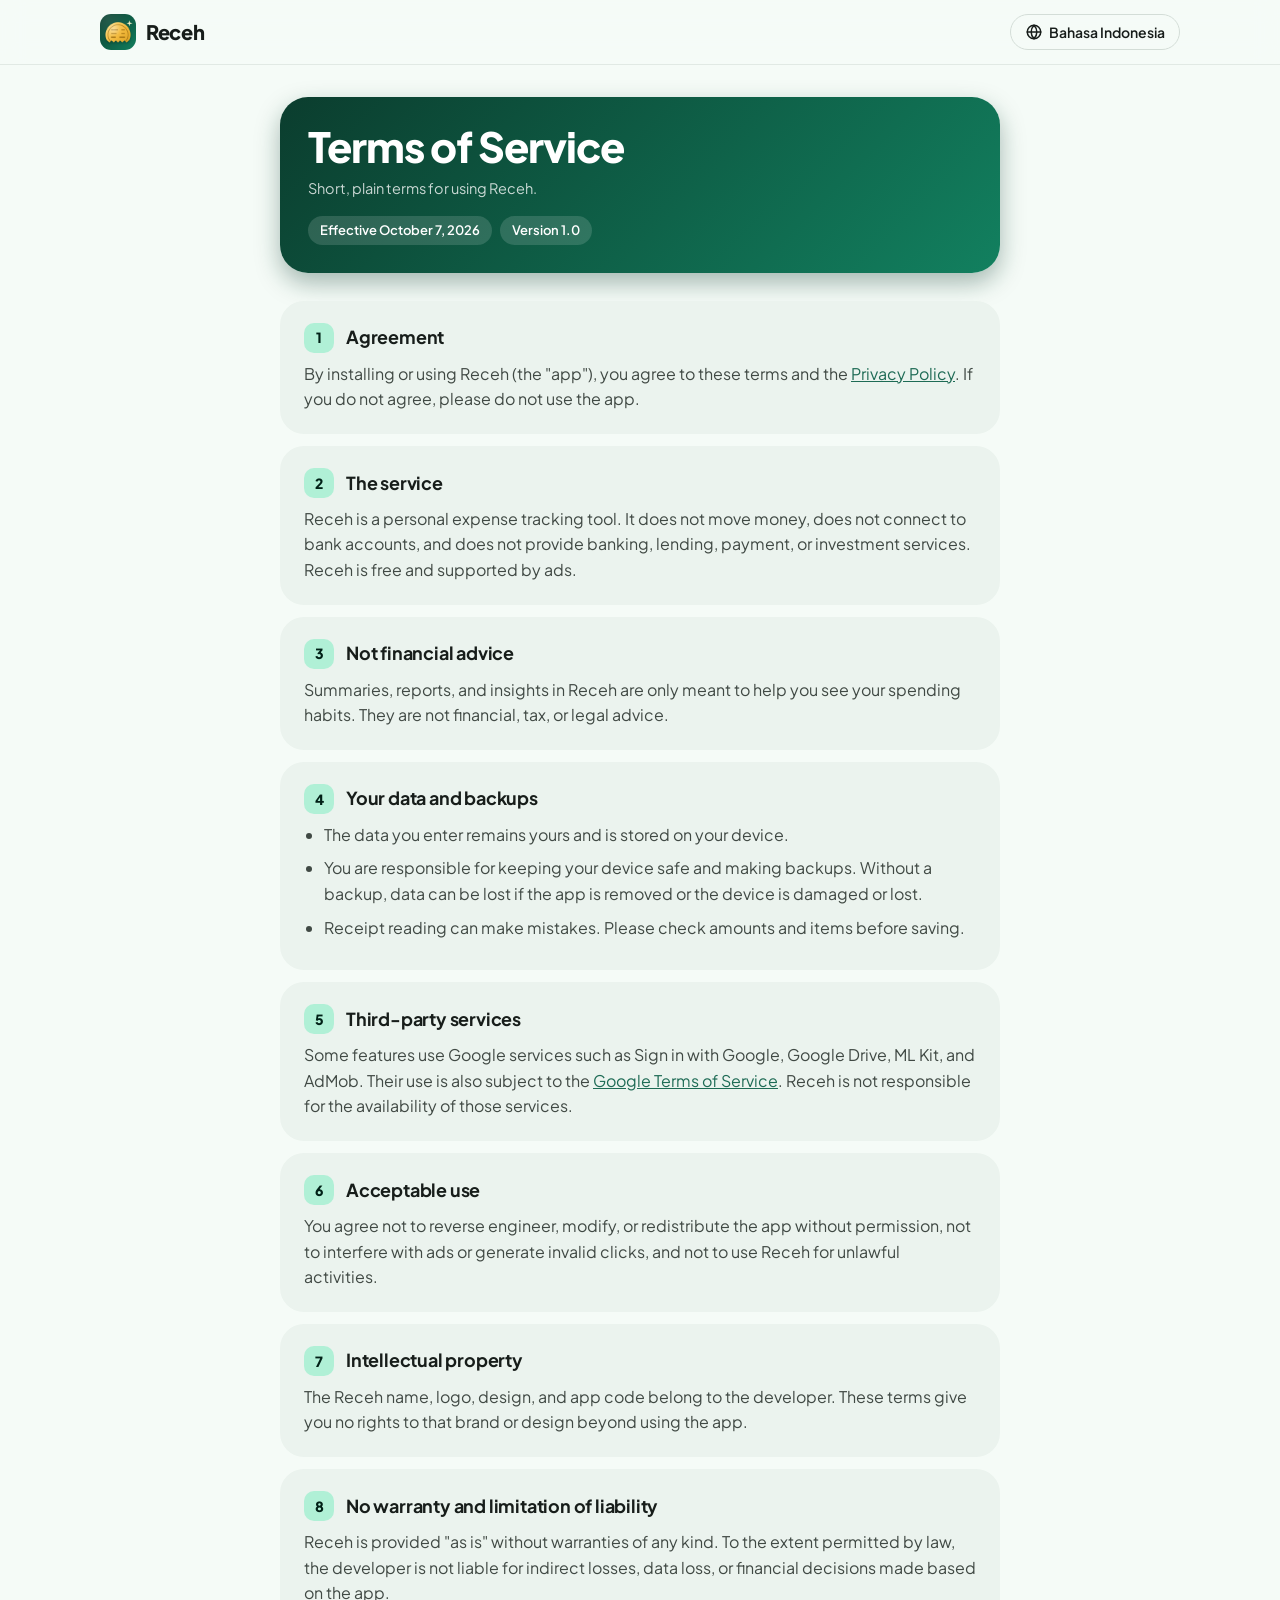
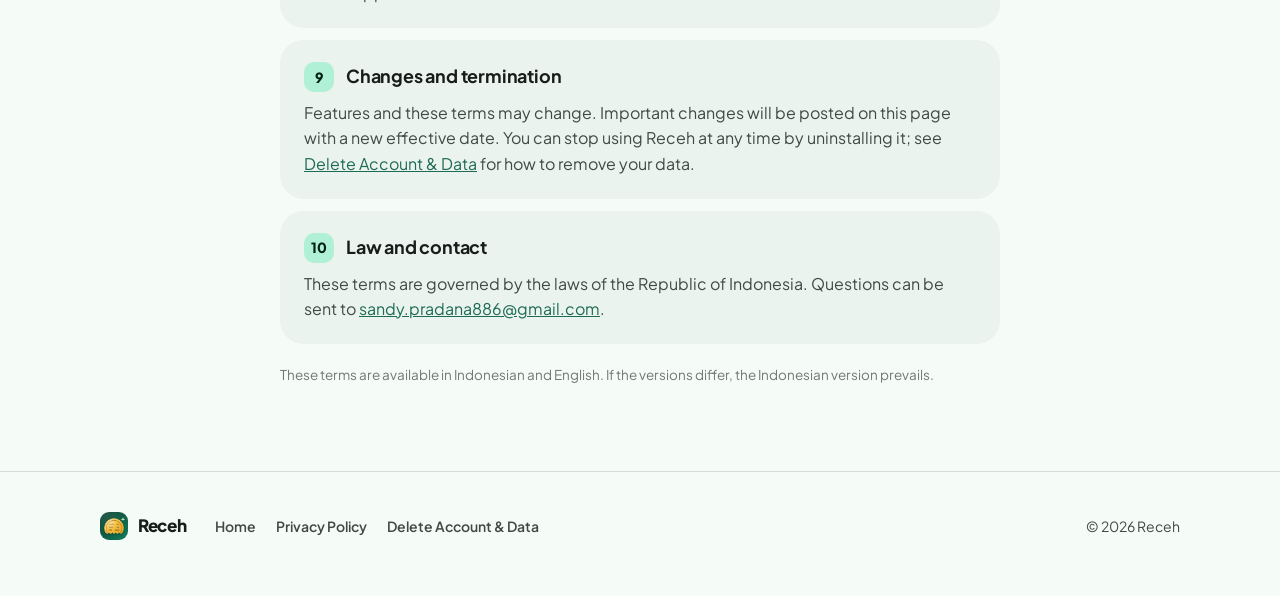
<file: terms.html>
<!doctype html>
<html lang="id" data-lang="id">
<head>
<meta charset="utf-8">
<meta name="viewport" content="width=device-width, initial-scale=1">
<title>Syarat Layanan Receh</title>
<meta name="description" content="Syarat Layanan aplikasi Receh. Terms of Service for the Receh app.">
<meta name="theme-color" content="#0B3D2E">
<link rel="icon" type="image/png" href="assets/favicon.png">
<link rel="preconnect" href="https://fonts.googleapis.com">
<link rel="preconnect" href="https://fonts.gstatic.com" crossorigin>
<link rel="stylesheet" href="https://fonts.googleapis.com/css2?family=Plus+Jakarta+Sans:wght@400;500;600;700;800&display=swap">
<link rel="stylesheet" href="assets/site.css?v=2">
<style>
  .doc { max-width: 760px; margin: 0 auto; padding: 32px 20px 72px; }
  .doc-hero {
    background: linear-gradient(135deg, var(--hero-a), var(--hero-b)); color: #fff;
    border-radius: var(--radius-hero); padding: 28px; box-shadow: var(--shadow); margin-bottom: 28px;
  }
  .doc-hero h1 { color: #fff; font-size: clamp(2rem, 5vw, 2.6rem); margin: 0 0 8px; letter-spacing: -1px; }
  .doc-hero p { margin: 0; color: rgba(255,255,255,.78); font-size: 14.5px; }
  .doc-hero .meta { display: flex; flex-wrap: wrap; gap: 8px; margin-top: 16px; }
  .doc-hero .meta > span { background: rgba(255,255,255,.14); border-radius: 999px; padding: 4px 12px; font-size: 13px; font-weight: 600; }
  .clause { background: var(--surface-low); border-radius: var(--radius-card); padding: 22px 24px; margin-bottom: 12px; }
  .clause h2 { display: flex; align-items: center; gap: 12px; font-size: 1.12rem; margin: 0 0 8px; letter-spacing: -0.2px; }
  .clause h2 .n {
    width: 30px; height: 30px; border-radius: 10px; flex: none; display: grid; place-items: center;
    background: var(--primary-container); color: var(--on-primary-container); font-size: 14px; font-weight: 800;
  }
  .clause p, .clause li { color: var(--muted); margin: 0 0 8px; }
  .clause p:last-child { margin-bottom: 0; }
  .clause ul { margin: 0; padding-left: 20px; }
  .note { color: var(--faint); font-size: 13.5px; margin-top: 20px; }
  @media (max-width: 600px) { .doc { padding: 20px 16px 56px; } .clause { padding: 18px; } .doc-hero { padding: 22px; } }
</style>
</head>
<body>

<header class="topbar">
  <div class="wrap">
    <a class="brand" href="./"><img src="assets/icon-192.png" alt="" width="36" height="36">Receh</a>
    <span class="spacer"></span>
    <button class="chip" id="lang" type="button" aria-label="Ganti bahasa / Change language">
      <svg width="18" height="18" viewBox="0 0 24 24" fill="none" stroke="currentColor" stroke-width="2" stroke-linecap="round"><circle cx="12" cy="12" r="9"/><path d="M3 12h18M12 3c2.5 2.6 3.8 5.6 3.8 9s-1.3 6.4-3.8 9c-2.5-2.6-3.8-5.6-3.8-9S9.5 5.6 12 3z"/></svg>
      <span class="id">English</span><span class="en">Bahasa Indonesia</span>
    </button>
  </div>
</header>

<main class="doc">
  <div class="doc-hero">
    <h1><span class="id">Syarat Layanan</span><span class="en">Terms of Service</span></h1>
    <p><span class="id">Ketentuan singkat dan jelas untuk memakai Receh.</span><span class="en">Short, plain terms for using Receh.</span></p>
    <div class="meta">
      <span><span class="id">Berlaku sejak 7 Oktober 2026</span><span class="en">Effective October 7, 2026</span></span>
      <span><span class="id">Versi 1.0</span><span class="en">Version 1.0</span></span>
    </div>
  </div>

  <section class="clause">
    <h2><span class="n">1</span><span class="id">Persetujuan</span><span class="en">Agreement</span></h2>
    <p class="id">Dengan memasang atau memakai Receh ("aplikasi"), Anda menyetujui syarat ini dan <a href="privacy-policy.html">Kebijakan Privasi</a>. Jika tidak setuju, mohon jangan memakai aplikasi.</p>
    <p class="en">By installing or using Receh (the "app"), you agree to these terms and the <a href="privacy-policy-en.html">Privacy Policy</a>. If you do not agree, please do not use the app.</p>
  </section>

  <section class="clause">
    <h2><span class="n">2</span><span class="id">Layanan</span><span class="en">The service</span></h2>
    <p class="id">Receh adalah alat pencatat pengeluaran pribadi. Aplikasi ini tidak memindahkan uang, tidak terhubung ke rekening bank, dan tidak menyediakan layanan perbankan, pinjaman, pembayaran, maupun investasi. Receh disediakan gratis dan didukung iklan.</p>
    <p class="en">Receh is a personal expense tracking tool. It does not move money, does not connect to bank accounts, and does not provide banking, lending, payment, or investment services. Receh is free and supported by ads.</p>
  </section>

  <section class="clause">
    <h2><span class="n">3</span><span class="id">Bukan nasihat keuangan</span><span class="en">Not financial advice</span></h2>
    <p class="id">Ringkasan, laporan, dan insight di Receh hanya untuk membantu Anda melihat kebiasaan belanja. Semua itu bukan nasihat keuangan, pajak, atau hukum.</p>
    <p class="en">Summaries, reports, and insights in Receh are only meant to help you see your spending habits. They are not financial, tax, or legal advice.</p>
  </section>

  <section class="clause">
    <h2><span class="n">4</span><span class="id">Data dan cadangan Anda</span><span class="en">Your data and backups</span></h2>
    <ul class="id">
      <li>Data yang Anda masukkan tetap milik Anda dan tersimpan di perangkat Anda.</li>
      <li>Anda bertanggung jawab menjaga perangkat dan membuat cadangan. Tanpa cadangan, data bisa hilang jika aplikasi dihapus, perangkat rusak, atau hilang.</li>
      <li>Hasil pembacaan struk bisa keliru. Periksa kembali nominal dan item sebelum menyimpan.</li>
    </ul>
    <ul class="en">
      <li>The data you enter remains yours and is stored on your device.</li>
      <li>You are responsible for keeping your device safe and making backups. Without a backup, data can be lost if the app is removed or the device is damaged or lost.</li>
      <li>Receipt reading can make mistakes. Please check amounts and items before saving.</li>
    </ul>
  </section>

  <section class="clause">
    <h2><span class="n">5</span><span class="id">Layanan pihak ketiga</span><span class="en">Third-party services</span></h2>
    <p class="id">Fitur tertentu memakai layanan Google, seperti Masuk dengan Google, Google Drive, ML Kit, dan AdMob. Pemakaiannya juga tunduk pada <a href="https://policies.google.com/terms" rel="noopener">Persyaratan Layanan Google</a>. Receh tidak bertanggung jawab atas ketersediaan layanan tersebut.</p>
    <p class="en">Some features use Google services such as Sign in with Google, Google Drive, ML Kit, and AdMob. Their use is also subject to the <a href="https://policies.google.com/terms" rel="noopener">Google Terms of Service</a>. Receh is not responsible for the availability of those services.</p>
  </section>

  <section class="clause">
    <h2><span class="n">6</span><span class="id">Pemakaian yang wajar</span><span class="en">Acceptable use</span></h2>
    <p class="id">Anda setuju untuk tidak membongkar, memodifikasi, atau mendistribusikan ulang aplikasi tanpa izin, tidak mengganggu iklan atau melakukan klik tidak wajar, dan tidak memakai Receh untuk kegiatan yang melanggar hukum.</p>
    <p class="en">You agree not to reverse engineer, modify, or redistribute the app without permission, not to interfere with ads or generate invalid clicks, and not to use Receh for unlawful activities.</p>
  </section>

  <section class="clause">
    <h2><span class="n">7</span><span class="id">Hak kekayaan intelektual</span><span class="en">Intellectual property</span></h2>
    <p class="id">Nama Receh, logo, desain, dan kode aplikasi adalah milik pengembang. Syarat ini tidak memberi Anda hak atas merek atau desain tersebut selain untuk memakai aplikasi.</p>
    <p class="en">The Receh name, logo, design, and app code belong to the developer. These terms give you no rights to that brand or design beyond using the app.</p>
  </section>

  <section class="clause">
    <h2><span class="n">8</span><span class="id">Tanpa jaminan dan batas tanggung jawab</span><span class="en">No warranty and limitation of liability</span></h2>
    <p class="id">Receh disediakan "sebagaimana adanya" tanpa jaminan apa pun. Sejauh diizinkan hukum, pengembang tidak bertanggung jawab atas kerugian tidak langsung, kehilangan data, atau keputusan keuangan yang diambil berdasarkan aplikasi.</p>
    <p class="en">Receh is provided "as is" without warranties of any kind. To the extent permitted by law, the developer is not liable for indirect losses, data loss, or financial decisions made based on the app.</p>
  </section>

  <section class="clause">
    <h2><span class="n">9</span><span class="id">Perubahan dan penghentian</span><span class="en">Changes and termination</span></h2>
    <p class="id">Fitur dan syarat ini dapat berubah. Perubahan penting akan dicantumkan di halaman ini dengan tanggal berlaku yang baru. Anda bisa berhenti memakai Receh kapan saja dengan menghapus aplikasi; panduan menghapus data ada di halaman <a href="delete-account.html">Hapus Akun &amp; Data</a>.</p>
    <p class="en">Features and these terms may change. Important changes will be posted on this page with a new effective date. You can stop using Receh at any time by uninstalling it; see <a href="delete-account.html">Delete Account &amp; Data</a> for how to remove your data.</p>
  </section>

  <section class="clause">
    <h2><span class="n">10</span><span class="id">Hukum dan kontak</span><span class="en">Law and contact</span></h2>
    <p class="id">Syarat ini diatur oleh hukum Republik Indonesia. Pertanyaan bisa dikirim ke <a href="mailto:sandy.pradana886@gmail.com">sandy.pradana886@gmail.com</a>.</p>
    <p class="en">These terms are governed by the laws of the Republic of Indonesia. Questions can be sent to <a href="mailto:sandy.pradana886@gmail.com">sandy.pradana886@gmail.com</a>.</p>
  </section>

  <p class="note"><span class="id">Syarat ini tersedia dalam bahasa Indonesia dan Inggris. Jika ada perbedaan, versi bahasa Indonesia yang berlaku.</span><span class="en">These terms are available in Indonesian and English. If the versions differ, the Indonesian version prevails.</span></p>
</main>

<footer class="site-footer">
  <div class="wrap">
    <a class="brand small" href="./"><img src="assets/icon-192.png" alt="" width="28" height="28">Receh</a>
    <nav>
      <a href="./"><span class="id">Beranda</span><span class="en">Home</span></a>
      <a href="privacy-policy.html" data-href-en="privacy-policy-en.html"><span class="id">Kebijakan Privasi</span><span class="en">Privacy Policy</span></a>
      <a href="delete-account.html"><span class="id">Hapus Akun &amp; Data</span><span class="en">Delete Account &amp; Data</span></a>
    </nav>
    <span class="spacer"></span>
    <span>© 2026 Receh</span>
  </div>
</footer>

<script src="assets/site.js?v=2" data-title-id="Syarat Layanan Receh" data-title-en="Receh Terms of Service"></script>
</body>
</html>
</file>
<file: assets/site.css>
/* Gaya bersama situs Receh. Token warna mengikuti tema Zamrud di aplikasi
   (Material 3, seed #0E7A5F; gradasi kartu utama #0B3D2E → #12805F). */
:root {
  --hero-a: #0B3D2E;
  --hero-b: #12805F;
  --surface: #F5FBF7;
  --surface-low: #EBF3EE;
  --on-surface: #171D1A;
  --muted: #404944;
  --faint: #707973;
  --line: #D3DDD7;
  --primary: #1E6B55;
  --primary-container: #B0F0D6;
  --on-primary-container: #002117;
  --secondary-container: #CDE9DD;
  --gold: #F2B93B;
  --shadow: 0 10px 24px rgba(11, 61, 46, 0.35);
  --radius-hero: 28px;
  --radius-card: 24px;
  --font: "Plus Jakarta Sans", "Segoe UI", system-ui, sans-serif;
  color-scheme: light;
}
@media (prefers-color-scheme: dark) {
  :root:not([data-theme="light"]) {
    --surface: #0F1512;
    --surface-low: #1A211D;
    --on-surface: #DEE4DF;
    --muted: #BFC9C3;
    --faint: #89938D;
    --line: #2E3833;
    --primary: #95D4BA;
    --primary-container: #005140;
    --on-primary-container: #B0F0D6;
    --secondary-container: #334B42;
    --shadow: 0 10px 24px rgba(0, 0, 0, 0.45);
    color-scheme: dark;
  }
}
:root[data-theme="dark"] {
  --surface: #0F1512;
  --surface-low: #1A211D;
  --on-surface: #DEE4DF;
  --muted: #BFC9C3;
  --faint: #89938D;
  --line: #2E3833;
  --primary: #95D4BA;
  --primary-container: #005140;
  --on-primary-container: #B0F0D6;
  --secondary-container: #334B42;
  --shadow: 0 10px 24px rgba(0, 0, 0, 0.45);
  color-scheme: dark;
}

* { box-sizing: border-box; }
html { scroll-behavior: smooth; }
body {
  margin: 0;
  background: var(--surface);
  color: var(--on-surface);
  font-family: var(--font);
  font-size: 16px;
  line-height: 1.6;
  -webkit-font-smoothing: antialiased;
}
a { color: var(--primary); }
:focus-visible { outline: 2px solid var(--primary); outline-offset: 3px; border-radius: 8px; }
img { display: block; max-width: 100%; }

/* Dua bahasa dalam satu halaman; html[data-lang] memilih yang tampil. */
html[data-lang="id"] .en, html[data-lang="en"] .id { display: none !important; }

.wrap { max-width: 1120px; margin: 0 auto; padding: 0 20px; }
.spacer { flex: 1; }

/* ---- Bilah atas ---- */
.topbar {
  position: sticky; top: 0; z-index: 10;
  background: color-mix(in srgb, var(--surface) 88%, transparent);
  backdrop-filter: blur(12px);
  -webkit-backdrop-filter: blur(12px);
  border-bottom: 1px solid color-mix(in srgb, var(--line) 60%, transparent);
}
.topbar .wrap { display: flex; align-items: center; gap: 10px; height: 64px; }
.brand { display: flex; align-items: center; gap: 10px; text-decoration: none; color: var(--on-surface); font-weight: 800; font-size: 20px; letter-spacing: -0.3px; }
.brand img { width: 36px; height: 36px; border-radius: 11px; }
.brand.small { font-size: 17px; }
.brand.small img { width: 28px; height: 28px; border-radius: 9px; }
.chip {
  display: inline-flex; align-items: center; gap: 6px;
  height: 36px; padding: 0 14px; border-radius: 999px;
  border: 1px solid var(--line); background: transparent; color: var(--on-surface);
  font: 600 14px var(--font); cursor: pointer; text-decoration: none; white-space: nowrap;
}
.chip:hover { background: var(--surface-low); }

/* ---- Tombol seperti FilledButton Material 3 di aplikasi ---- */
.btn {
  display: inline-flex; align-items: center; justify-content: center; gap: 10px;
  height: 56px; padding: 0 26px; border-radius: 16px;
  font: 700 16px var(--font); text-decoration: none; cursor: pointer; border: 0;
}
.btn svg { width: 22px; height: 22px; flex: none; }
.btn-filled { background: var(--hero-b); color: #fff; box-shadow: 0 6px 16px rgba(18, 128, 95, 0.3); }
.btn-filled:hover { background: #0F6F53; }
.btn-tonal { background: var(--secondary-container); color: var(--on-surface); }
.btn-tonal:hover { filter: brightness(0.97); }
.btn-light { background: #fff; color: var(--hero-a); }
.btn-light:hover { background: #EAF6F0; }

/* ---- Hero ---- */
.hero { padding: 56px 0 40px; }
.hero-grid { display: grid; grid-template-columns: 1.05fr 0.95fr; gap: 48px; align-items: center; }
.hero-grid > * { min-width: 0; }
.eyebrow {
  display: inline-flex; align-items: center; gap: 8px;
  background: var(--primary-container); color: var(--on-primary-container);
  border-radius: 999px; padding: 6px 14px; font-weight: 600; font-size: 14px; margin-bottom: 20px;
}
.eyebrow .dot { width: 8px; height: 8px; border-radius: 50%; background: var(--gold); }
h1 {
  font-size: clamp(2.3rem, 5.4vw, 3.9rem);
  line-height: 1.05; letter-spacing: -1.6px; font-weight: 800; margin: 0 0 18px; text-wrap: balance;
}
h1 .accent { background: linear-gradient(135deg, var(--hero-b), #2FA57F); -webkit-background-clip: text; background-clip: text; color: transparent; }
.lede { font-size: 1.15rem; color: var(--muted); max-width: 34rem; margin: 0 0 28px; }
.cta { display: flex; flex-wrap: wrap; gap: 12px; }
.trust { display: flex; flex-wrap: wrap; gap: 8px 20px; margin-top: 26px; color: var(--muted); font-size: 14px; font-weight: 500; }
.trust > span { display: inline-flex; align-items: center; gap: 6px; }
.trust svg { width: 18px; height: 18px; color: var(--primary); }

/* ---- Bagian umum ---- */
section.block { padding: 64px 0; }
.block h2 { font-size: clamp(1.8rem, 3.6vw, 2.5rem); letter-spacing: -0.8px; line-height: 1.15; margin: 0 0 10px; font-weight: 800; text-wrap: balance; }
.block .intro { color: var(--muted); max-width: 40rem; margin: 0 0 32px; font-size: 1.05rem; }

/* ---- Kaki halaman ---- */
.site-footer { padding: 40px 0 56px; border-top: 1px solid var(--line); color: var(--muted); font-size: 14px; }
.site-footer .wrap { display: flex; flex-wrap: wrap; gap: 16px 28px; align-items: center; }
.site-footer nav { display: flex; flex-wrap: wrap; gap: 8px 20px; }
.site-footer nav a { color: var(--muted); text-decoration: none; font-weight: 600; }
.site-footer nav a:hover { color: var(--primary); }

@media (max-width: 900px) {
  .hero-grid { grid-template-columns: 1fr; }
  .hero { padding-top: 32px; }
}
@media (max-width: 600px) {
  .wrap { padding: 0 16px; }
  .topbar .play-small { display: none; }
  .cta .btn { width: 100%; }
  section.block { padding: 48px 0; }
}
</file>
